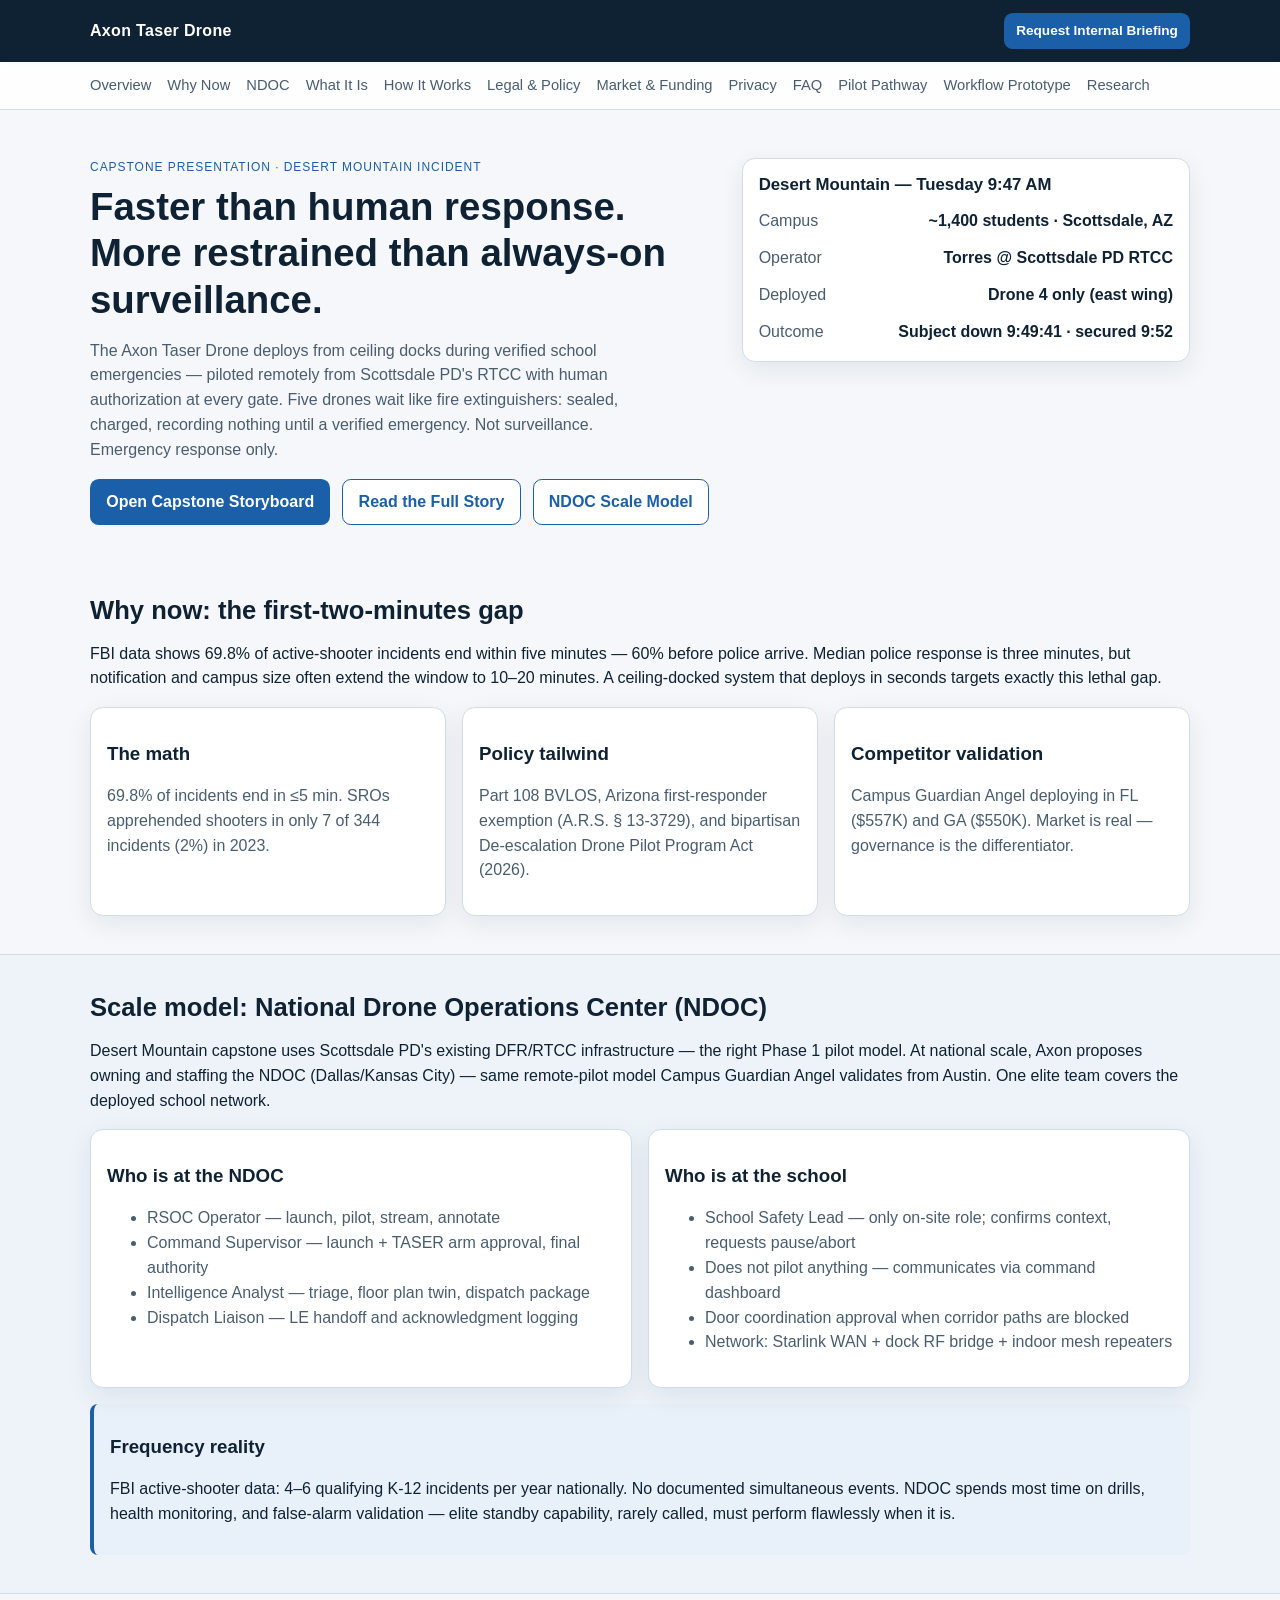
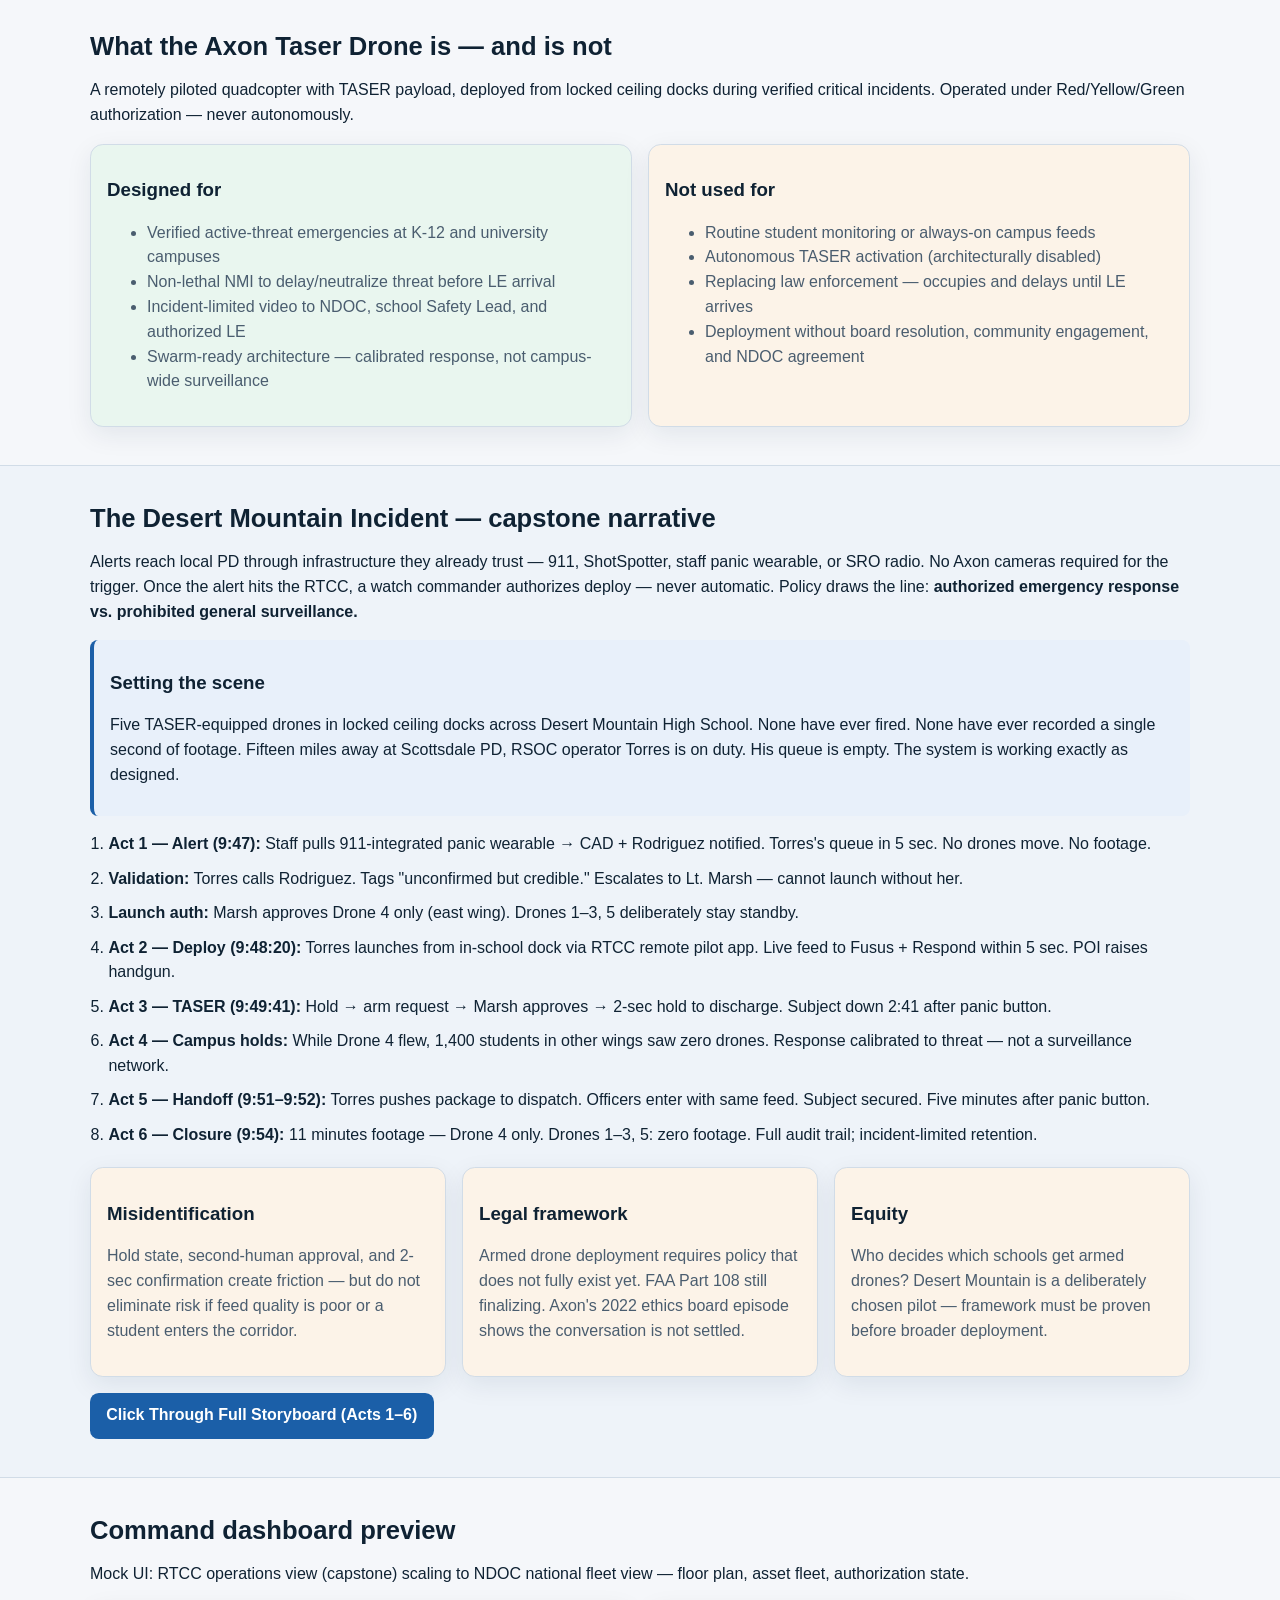
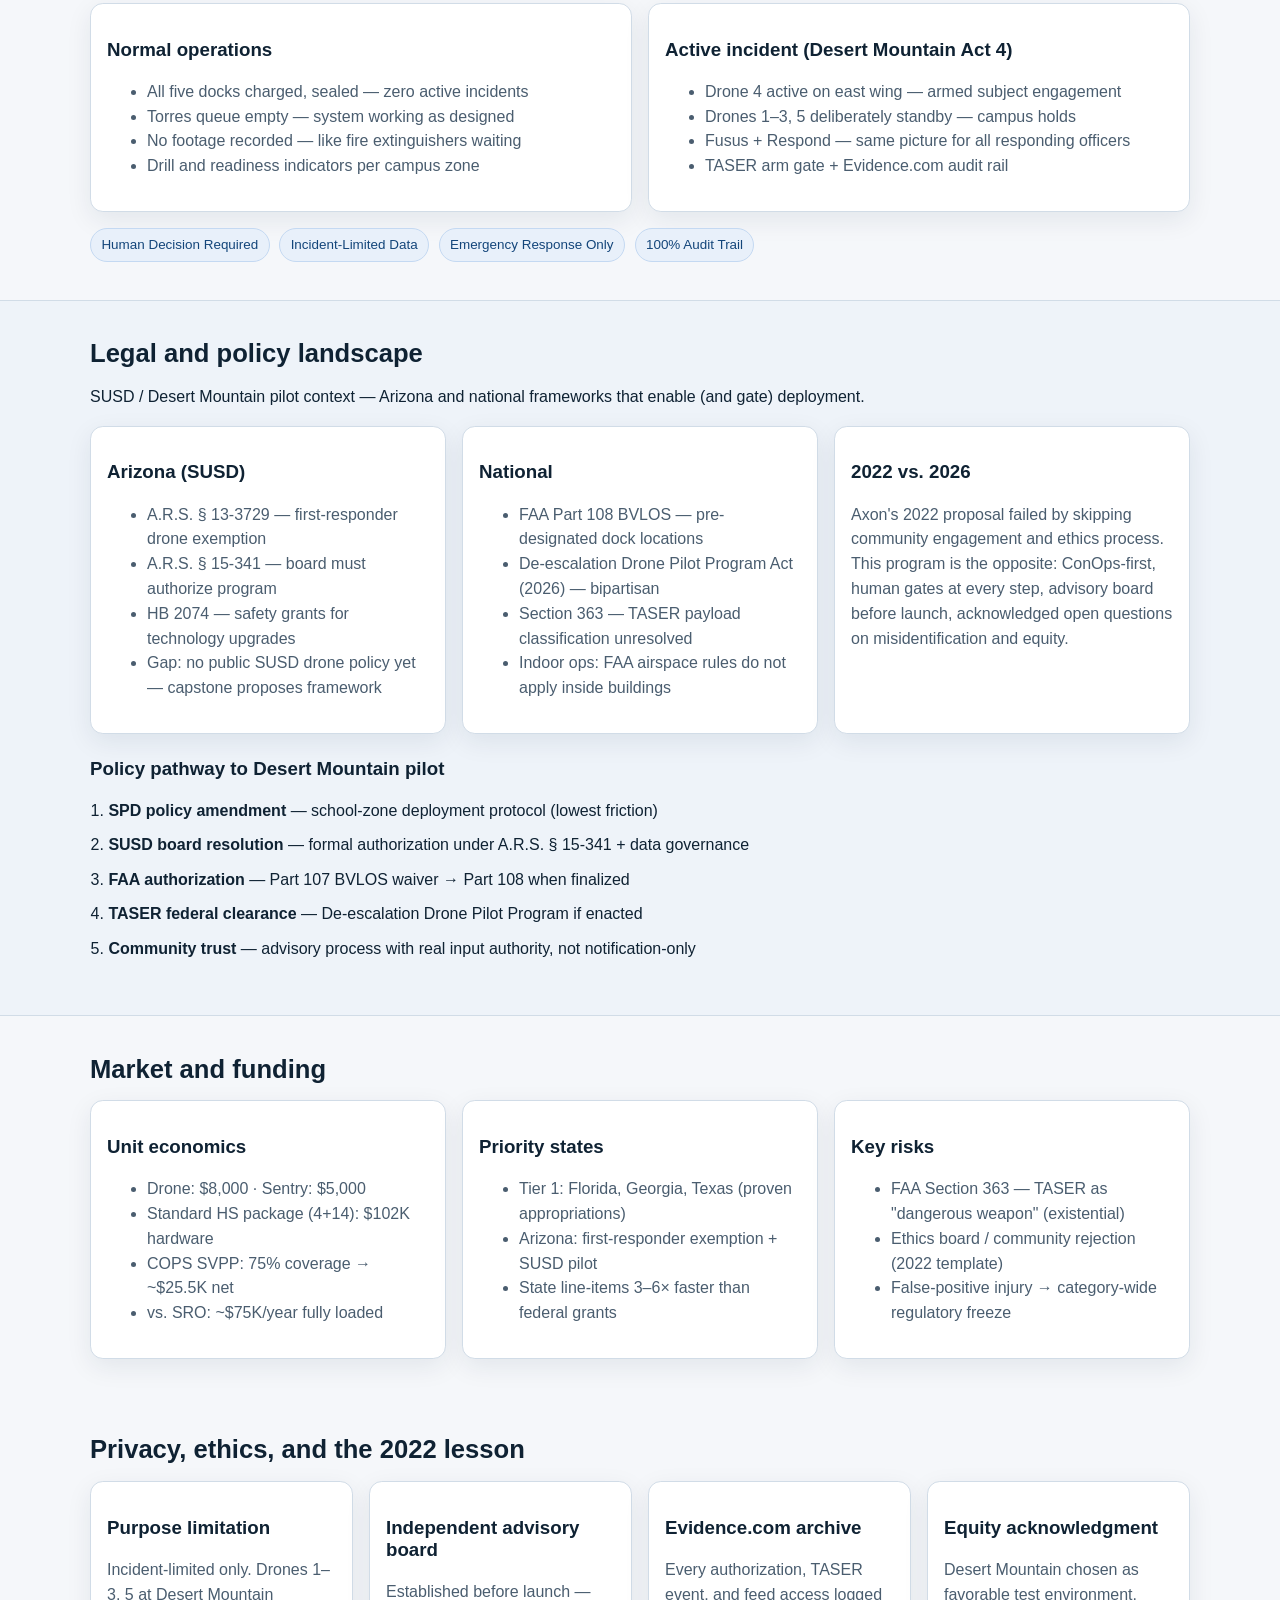
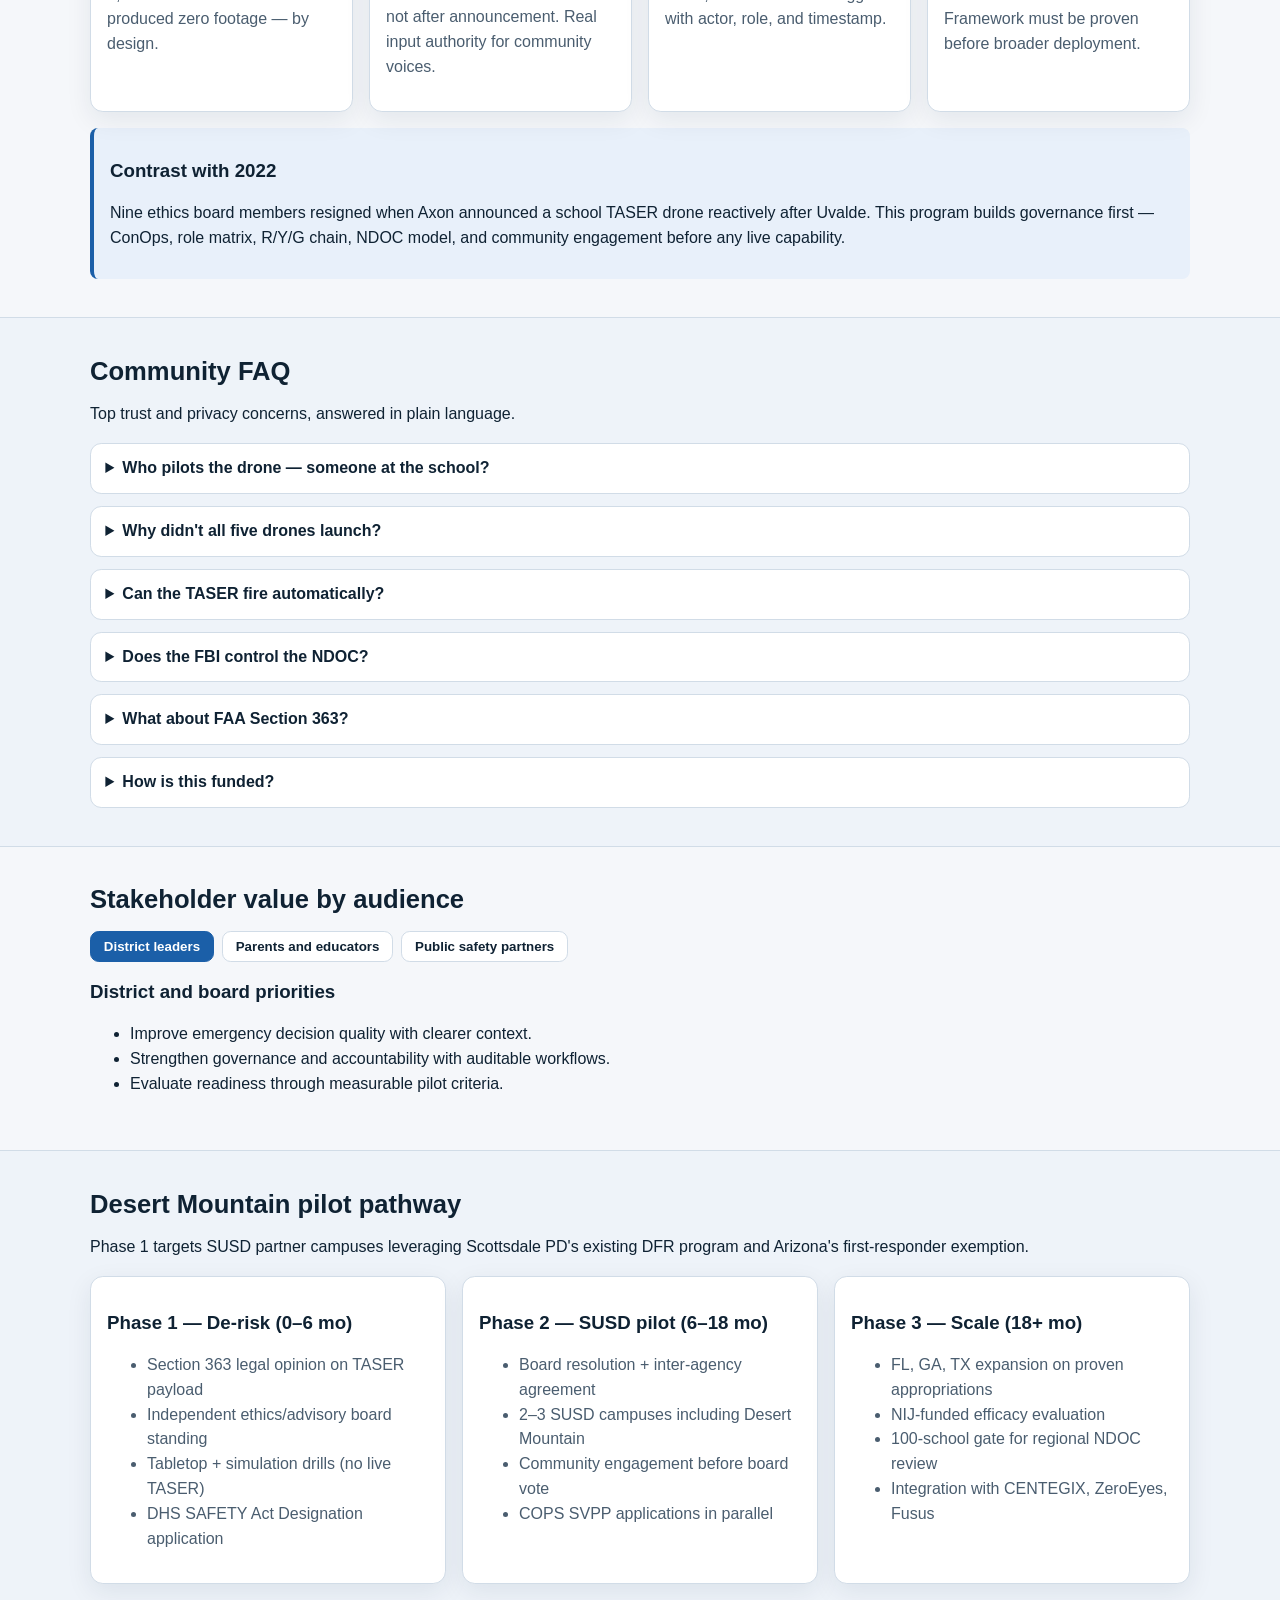
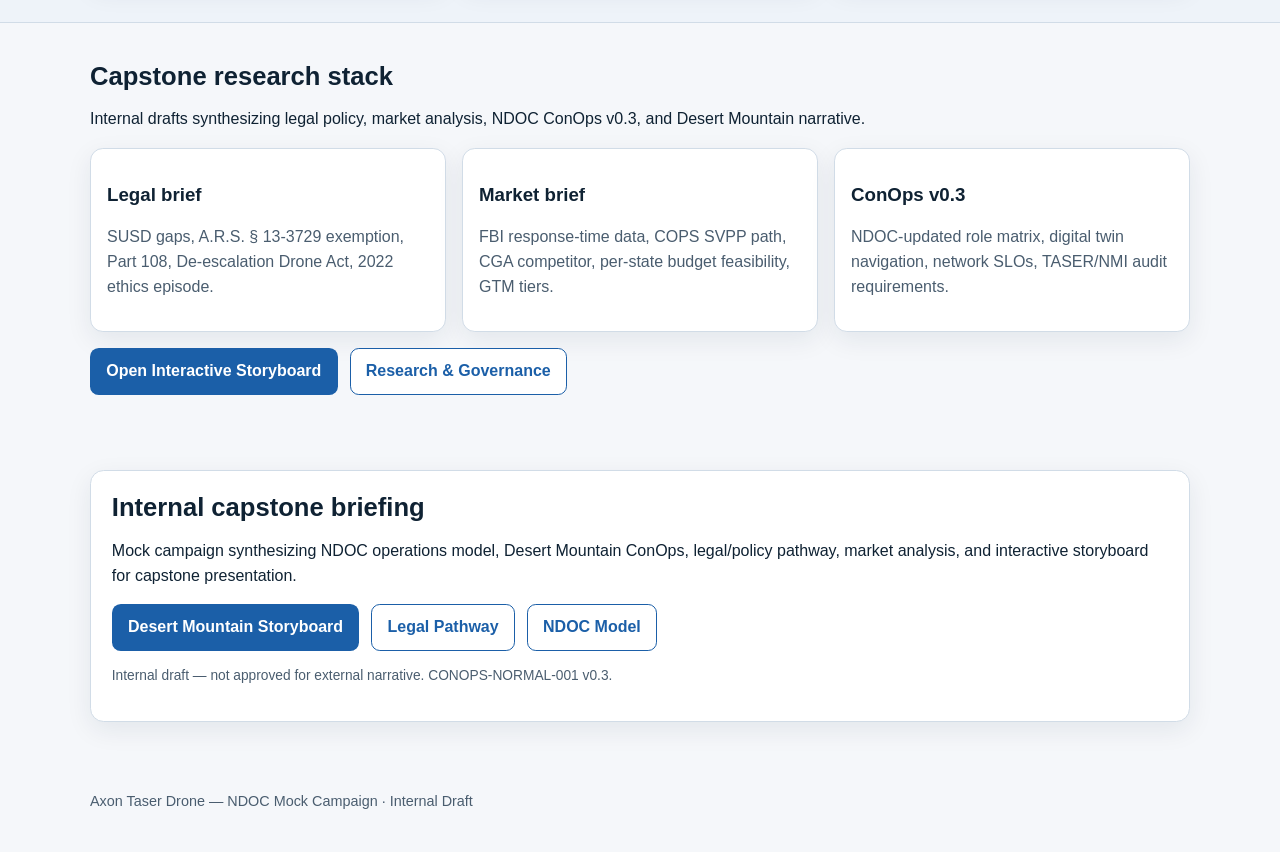
<file: web/index.html>
<!doctype html>
<html lang="en">
  <head>
    <meta charset="UTF-8" />
    <meta name="viewport" content="width=device-width, initial-scale=1.0" />
    <title>Axon Taser Drone | Desert Mountain Capstone — Mock Campaign</title>
    <meta
      name="description"
      content="Mock campaign: Axon Taser Drone operated from the National Drone Operations Center — human-governed school emergency response with Desert Mountain ConOps."
    />
    <link rel="stylesheet" href="./styles.css" />
  </head>
  <body>
    <header class="topbar" id="top">
      <div class="container topbar-inner">
        <p class="brand">Axon Taser Drone</p>
        <a href="#closing-cta" class="btn btn-small">Request Internal Briefing</a>
      </div>
    </header>

    <nav class="section-nav" aria-label="Page sections">
      <div class="container nav-links">
        <a href="#hero">Overview</a>
        <a href="#problem">Why Now</a>
        <a href="#ndoc">NDOC</a>
        <a href="#what-is">What It Is</a>
        <a href="#how-it-works">How It Works</a>
        <a href="#legal">Legal &amp; Policy</a>
        <a href="#market">Market &amp; Funding</a>
        <a href="#privacy">Privacy</a>
        <a href="#faq">FAQ</a>
        <a href="#pilot">Pilot Pathway</a>
        <a href="./school-safety-workflow.html">Workflow Prototype</a>
        <a href="./research-governance.html">Research</a>
      </div>
    </nav>

    <main>
      <section id="hero" class="hero">
        <div class="container hero-grid">
          <div>
            <p class="eyebrow">Capstone Presentation · Desert Mountain Incident</p>
            <h1>Faster than human response. More restrained than always-on surveillance.</h1>
            <p class="lead">
              The Axon Taser Drone deploys from ceiling docks during verified school emergencies — piloted remotely
              from Scottsdale PD's RTCC with human authorization at every gate. Five drones wait like fire extinguishers:
              sealed, charged, recording nothing until a verified emergency. Not surveillance. Emergency response only.
            </p>
            <div class="actions">
              <a class="btn" href="./school-safety-workflow.html">Open Capstone Storyboard</a>
              <a class="btn btn-secondary" href="#how-it-works">Read the Full Story</a>
              <a class="btn btn-secondary" href="#ndoc">NDOC Scale Model</a>
            </div>
          </div>
          <aside class="status-card" aria-label="Incident posture">
            <h2>Desert Mountain — Tuesday 9:47 AM</h2>
            <ul>
              <li><span>Campus</span><strong>~1,400 students · Scottsdale, AZ</strong></li>
              <li><span>Operator</span><strong>Torres @ Scottsdale PD RTCC</strong></li>
              <li><span>Deployed</span><strong>Drone 4 only (east wing)</strong></li>
              <li><span>Outcome</span><strong>Subject down 9:49:41 · secured 9:52</strong></li>
            </ul>
          </aside>
        </div>
      </section>

      <section id="problem" class="section">
        <div class="container">
          <h2>Why now: the first-two-minutes gap</h2>
          <p>
            FBI data shows 69.8% of active-shooter incidents end within five minutes — 60% before police arrive. Median
            police response is three minutes, but notification and campus size often extend the window to 10–20 minutes.
            A ceiling-docked system that deploys in seconds targets exactly this lethal gap.
          </p>
          <div class="cards three-up">
            <article class="card">
              <h3>The math</h3>
              <p>69.8% of incidents end in ≤5 min. SROs apprehended shooters in only 7 of 344 incidents (2%) in 2023.</p>
            </article>
            <article class="card">
              <h3>Policy tailwind</h3>
              <p>Part 108 BVLOS, Arizona first-responder exemption (A.R.S. § 13-3729), and bipartisan De-escalation Drone Pilot Program Act (2026).</p>
            </article>
            <article class="card">
              <h3>Competitor validation</h3>
              <p>Campus Guardian Angel deploying in FL ($557K) and GA ($550K). Market is real — governance is the differentiator.</p>
            </article>
          </div>
        </div>
      </section>

      <section id="ndoc" class="section section-alt">
        <div class="container">
          <h2>Scale model: National Drone Operations Center (NDOC)</h2>
          <p>
            Desert Mountain capstone uses Scottsdale PD's existing DFR/RTCC infrastructure — the right Phase 1 pilot model.
            At national scale, Axon proposes owning and staffing the NDOC (Dallas/Kansas City) — same remote-pilot
            model Campus Guardian Angel validates from Austin. One elite team covers the deployed school network.
          </p>
          <div class="cards two-up">
            <article class="card">
              <h3>Who is at the NDOC</h3>
              <ul>
                <li>RSOC Operator — launch, pilot, stream, annotate</li>
                <li>Command Supervisor — launch + TASER arm approval, final authority</li>
                <li>Intelligence Analyst — triage, floor plan twin, dispatch package</li>
                <li>Dispatch Liaison — LE handoff and acknowledgment logging</li>
              </ul>
            </article>
            <article class="card">
              <h3>Who is at the school</h3>
              <ul>
                <li>School Safety Lead — only on-site role; confirms context, requests pause/abort</li>
                <li>Does not pilot anything — communicates via command dashboard</li>
                <li>Door coordination approval when corridor paths are blocked</li>
                <li>Network: Starlink WAN + dock RF bridge + indoor mesh repeaters</li>
              </ul>
            </article>
          </div>
          <aside class="callout" role="note">
            <h3>Frequency reality</h3>
            <p>
              FBI active-shooter data: 4–6 qualifying K-12 incidents per year nationally. No documented simultaneous
              events. NDOC spends most time on drills, health monitoring, and false-alarm validation — elite standby
              capability, rarely called, must perform flawlessly when it is.
            </p>
          </aside>
        </div>
      </section>

      <section id="what-is" class="section">
        <div class="container">
          <h2>What the Axon Taser Drone is — and is not</h2>
          <p>
            A remotely piloted quadcopter with TASER payload, deployed from locked ceiling docks during verified
            critical incidents. Operated under Red/Yellow/Green authorization — never autonomously.
          </p>
          <div class="cards two-up">
            <article class="card good">
              <h3>Designed for</h3>
              <ul>
                <li>Verified active-threat emergencies at K-12 and university campuses</li>
                <li>Non-lethal NMI to delay/neutralize threat before LE arrival</li>
                <li>Incident-limited video to NDOC, school Safety Lead, and authorized LE</li>
                <li>Swarm-ready architecture — calibrated response, not campus-wide surveillance</li>
              </ul>
            </article>
            <article class="card caution">
              <h3>Not used for</h3>
              <ul>
                <li>Routine student monitoring or always-on campus feeds</li>
                <li>Autonomous TASER activation (architecturally disabled)</li>
                <li>Replacing law enforcement — occupies and delays until LE arrives</li>
                <li>Deployment without board resolution, community engagement, and NDOC agreement</li>
              </ul>
            </article>
          </div>
        </div>
      </section>

      <section id="how-it-works" class="section section-alt">
        <div class="container">
          <h2>The Desert Mountain Incident — capstone narrative</h2>
          <p>
            Alerts reach local PD through infrastructure they already trust — 911, ShotSpotter, staff panic wearable, or
            SRO radio. No Axon cameras required for the trigger. Once the alert hits the RTCC, a watch commander
            authorizes deploy — never automatic. Policy draws the line: <strong>authorized emergency response vs.
            prohibited general surveillance.</strong>
          </p>
          <aside class="callout" role="note">
            <h3>Setting the scene</h3>
            <p>
              Five TASER-equipped drones in locked ceiling docks across Desert Mountain High School. None have ever
              fired. None have ever recorded a single second of footage. Fifteen miles away at Scottsdale PD, RSOC
              operator Torres is on duty. His queue is empty. The system is working exactly as designed.
            </p>
          </aside>
          <ol class="timeline">
            <li><strong>Act 1 — Alert (9:47):</strong> Staff pulls 911-integrated panic wearable → CAD + Rodriguez notified. Torres's queue in 5 sec. No drones move. No footage.</li>
            <li><strong>Validation:</strong> Torres calls Rodriguez. Tags "unconfirmed but credible." Escalates to Lt. Marsh — cannot launch without her.</li>
            <li><strong>Launch auth:</strong> Marsh approves Drone 4 only (east wing). Drones 1–3, 5 deliberately stay standby.</li>
            <li><strong>Act 2 — Deploy (9:48:20):</strong> Torres launches from in-school dock via RTCC remote pilot app. Live feed to Fusus + Respond within 5 sec. POI raises handgun.</li>
            <li><strong>Act 3 — TASER (9:49:41):</strong> Hold → arm request → Marsh approves → 2-sec hold to discharge. Subject down 2:41 after panic button.</li>
            <li><strong>Act 4 — Campus holds:</strong> While Drone 4 flew, 1,400 students in other wings saw zero drones. Response calibrated to threat — not a surveillance network.</li>
            <li><strong>Act 5 — Handoff (9:51–9:52):</strong> Torres pushes package to dispatch. Officers enter with same feed. Subject secured. Five minutes after panic button.</li>
            <li><strong>Act 6 — Closure (9:54):</strong> 11 minutes footage — Drone 4 only. Drones 1–3, 5: zero footage. Full audit trail; incident-limited retention.</li>
          </ol>
          <div class="cards three-up" style="margin-top:1.25rem">
            <article class="card caution">
              <h3>Misidentification</h3>
              <p>Hold state, second-human approval, and 2-sec confirmation create friction — but do not eliminate risk if feed quality is poor or a student enters the corridor.</p>
            </article>
            <article class="card caution">
              <h3>Legal framework</h3>
              <p>Armed drone deployment requires policy that does not fully exist yet. FAA Part 108 still finalizing. Axon's 2022 ethics board episode shows the conversation is not settled.</p>
            </article>
            <article class="card caution">
              <h3>Equity</h3>
              <p>Who decides which schools get armed drones? Desert Mountain is a deliberately chosen pilot — framework must be proven before broader deployment.</p>
            </article>
          </div>
          <div class="actions">
            <a class="btn" href="./school-safety-workflow.html">Click Through Full Storyboard (Acts 1–6)</a>
          </div>
        </div>
      </section>

      <section id="dashboard" class="section">
        <div class="container">
          <h2>Command dashboard preview</h2>
          <p>Mock UI: RTCC operations view (capstone) scaling to NDOC national fleet view — floor plan, asset fleet, authorization state.</p>
          <div class="cards two-up">
            <article class="card">
              <h3>Normal operations</h3>
              <ul>
                <li>All five docks charged, sealed — zero active incidents</li>
                <li>Torres queue empty — system working as designed</li>
                <li>No footage recorded — like fire extinguishers waiting</li>
                <li>Drill and readiness indicators per campus zone</li>
              </ul>
            </article>
            <article class="card">
              <h3>Active incident (Desert Mountain Act 4)</h3>
              <ul>
                <li>Drone 4 active on east wing — armed subject engagement</li>
                <li>Drones 1–3, 5 deliberately standby — campus holds</li>
                <li>Fusus + Respond — same picture for all responding officers</li>
                <li>TASER arm gate + Evidence.com audit rail</li>
              </ul>
            </article>
          </div>
          <div class="badges" aria-label="Governance badges">
            <span>Human Decision Required</span>
            <span>Incident-Limited Data</span>
            <span>Emergency Response Only</span>
            <span>100% Audit Trail</span>
          </div>
        </div>
      </section>

      <section id="legal" class="section section-alt">
        <div class="container">
          <h2>Legal and policy landscape</h2>
          <p>SUSD / Desert Mountain pilot context — Arizona and national frameworks that enable (and gate) deployment.</p>
          <div class="cards three-up">
            <article class="card">
              <h3>Arizona (SUSD)</h3>
              <ul>
                <li>A.R.S. § 13-3729 — first-responder drone exemption</li>
                <li>A.R.S. § 15-341 — board must authorize program</li>
                <li>HB 2074 — safety grants for technology upgrades</li>
                <li>Gap: no public SUSD drone policy yet — capstone proposes framework</li>
              </ul>
            </article>
            <article class="card">
              <h3>National</h3>
              <ul>
                <li>FAA Part 108 BVLOS — pre-designated dock locations</li>
                <li>De-escalation Drone Pilot Program Act (2026) — bipartisan</li>
                <li>Section 363 — TASER payload classification unresolved</li>
                <li>Indoor ops: FAA airspace rules do not apply inside buildings</li>
              </ul>
            </article>
            <article class="card">
              <h3>2022 vs. 2026</h3>
              <p>
                Axon's 2022 proposal failed by skipping community engagement and ethics process. This program is the
                opposite: ConOps-first, human gates at every step, advisory board before launch, acknowledged open
                questions on misidentification and equity.
              </p>
            </article>
          </div>
          <h3 style="margin-top:1.5rem">Policy pathway to Desert Mountain pilot</h3>
          <ol class="timeline">
            <li><strong>SPD policy amendment</strong> — school-zone deployment protocol (lowest friction)</li>
            <li><strong>SUSD board resolution</strong> — formal authorization under A.R.S. § 15-341 + data governance</li>
            <li><strong>FAA authorization</strong> — Part 107 BVLOS waiver → Part 108 when finalized</li>
            <li><strong>TASER federal clearance</strong> — De-escalation Drone Pilot Program if enacted</li>
            <li><strong>Community trust</strong> — advisory process with real input authority, not notification-only</li>
          </ol>
        </div>
      </section>

      <section id="market" class="section">
        <div class="container">
          <h2>Market and funding</h2>
          <div class="cards three-up">
            <article class="card">
              <h3>Unit economics</h3>
              <ul>
                <li>Drone: $8,000 · Sentry: $5,000</li>
                <li>Standard HS package (4+14): $102K hardware</li>
                <li>COPS SVPP: 75% coverage → ~$25.5K net</li>
                <li>vs. SRO: ~$75K/year fully loaded</li>
              </ul>
            </article>
            <article class="card">
              <h3>Priority states</h3>
              <ul>
                <li>Tier 1: Florida, Georgia, Texas (proven appropriations)</li>
                <li>Arizona: first-responder exemption + SUSD pilot</li>
                <li>State line-items 3–6× faster than federal grants</li>
              </ul>
            </article>
            <article class="card">
              <h3>Key risks</h3>
              <ul>
                <li>FAA Section 363 — TASER as "dangerous weapon" (existential)</li>
                <li>Ethics board / community rejection (2022 template)</li>
                <li>False-positive injury → category-wide regulatory freeze</li>
              </ul>
            </article>
          </div>
        </div>
      </section>

      <section id="privacy" class="section">
        <div class="container">
          <h2>Privacy, ethics, and the 2022 lesson</h2>
          <div class="cards four-up">
            <article class="card">
              <h3>Purpose limitation</h3>
              <p>Incident-limited only. Drones 1–3, 5 at Desert Mountain produced zero footage — by design.</p>
            </article>
            <article class="card">
              <h3>Independent advisory board</h3>
              <p>Established before launch — not after announcement. Real input authority for community voices.</p>
            </article>
            <article class="card">
              <h3>Evidence.com archive</h3>
              <p>Every authorization, TASER event, and feed access logged with actor, role, and timestamp.</p>
            </article>
            <article class="card">
              <h3>Equity acknowledgment</h3>
              <p>Desert Mountain chosen as favorable test environment. Framework must be proven before broader deployment.</p>
            </article>
          </div>
          <aside class="callout" role="note">
            <h3>Contrast with 2022</h3>
            <p>
              Nine ethics board members resigned when Axon announced a school TASER drone reactively after Uvalde.
              This program builds governance first — ConOps, role matrix, R/Y/G chain, NDOC model, and community
              engagement before any live capability.
            </p>
          </aside>
        </div>
      </section>

      <section id="faq" class="section section-alt">
        <div class="container">
          <h2>Community FAQ</h2>
          <p>Top trust and privacy concerns, answered in plain language.</p>

          <div class="faq-list">
            <details>
              <summary>Who pilots the drone — someone at the school?</summary>
              <p>No. In the Desert Mountain capstone, a trained RSOC operator at Scottsdale PD's RTCC pilots remotely from the in-school dock. Rodriguez (Safety Lead) confirms context on-site but does not fly. At national scale, Axon proposes the same model from the NDOC.</p>
            </details>
            <details>
              <summary>Why didn't all five drones launch?</summary>
              <p>Act 4 of the capstone story: Marsh deliberately authorized only Drone 4 for the east wing threat. The other 1,400 students saw zero drones overhead. Response is calibrated to threat — not campus-wide surveillance.</p>
            </details>
            <details>
              <summary>Can the TASER fire automatically?</summary>
              <p>Never. Red/Yellow/Green chain requires operator request, supervisor approval, and a 2-second hold to discharge.</p>
            </details>
            <details>
              <summary>Does the FBI control the NDOC?</summary>
              <p>No. Axon operates the NDOC as a managed service. LE receives handoff packages and retains field command on-scene.</p>
            </details>
            <details>
              <summary>What about FAA Section 363?</summary>
              <p>TASER payload classification as a "dangerous weapon" is unresolved. No deployment proceeds without legal basis. Indoor ops are outside FAA airspace jurisdiction.</p>
            </details>
            <details>
              <summary>How is this funded?</summary>
              <p>COPS SVPP (75% coverage), Arizona HB 2074 technology grants, and state line-item appropriations. Standard HS package nets to ~$25.5K after SVPP.</p>
            </details>
          </div>
        </div>
      </section>

      <section id="stakeholders" class="section">
        <div class="container">
          <h2>Stakeholder value by audience</h2>
          <div class="tabs" role="tablist" aria-label="Stakeholder perspectives">
            <button class="tab is-active" data-tab="district" role="tab" aria-selected="true">District leaders</button>
            <button class="tab" data-tab="community" role="tab" aria-selected="false">Parents and educators</button>
            <button class="tab" data-tab="public-safety" role="tab" aria-selected="false">Public safety partners</button>
          </div>

          <div class="tab-panels">
            <article class="tab-panel is-active" data-panel="district" role="tabpanel">
              <h3>District and board priorities</h3>
              <ul>
                <li>Improve emergency decision quality with clearer context.</li>
                <li>Strengthen governance and accountability with auditable workflows.</li>
                <li>Evaluate readiness through measurable pilot criteria.</li>
              </ul>
            </article>
            <article class="tab-panel" data-panel="community" role="tabpanel">
              <h3>Parent and educator priorities</h3>
              <ul>
                <li>Incident-limited use with explicit non-surveillance boundaries.</li>
                <li>Transparency on who can access data and why.</li>
                <li>Clear policy protections for privacy and retention limits.</li>
              </ul>
            </article>
            <article class="tab-panel" data-panel="public-safety" role="tabpanel">
              <h3>Public safety and response priorities</h3>
              <ul>
                <li>Faster visibility before arrival for safer tactical decisions.</li>
                <li>Structured dispatch hand-offs with confidence indicators.</li>
                <li>Shared after-action timeline for continuous improvement.</li>
              </ul>
            </article>
          </div>
        </div>
      </section>

      <section id="pilot" class="section section-alt">
        <div class="container">
          <h2>Desert Mountain pilot pathway</h2>
          <p>Phase 1 targets SUSD partner campuses leveraging Scottsdale PD's existing DFR program and Arizona's first-responder exemption.</p>
          <div class="cards three-up">
            <article class="card">
              <h3>Phase 1 — De-risk (0–6 mo)</h3>
              <ul>
                <li>Section 363 legal opinion on TASER payload</li>
                <li>Independent ethics/advisory board standing</li>
                <li>Tabletop + simulation drills (no live TASER)</li>
                <li>DHS SAFETY Act Designation application</li>
              </ul>
            </article>
            <article class="card">
              <h3>Phase 2 — SUSD pilot (6–18 mo)</h3>
              <ul>
                <li>Board resolution + inter-agency agreement</li>
                <li>2–3 SUSD campuses including Desert Mountain</li>
                <li>Community engagement before board vote</li>
                <li>COPS SVPP applications in parallel</li>
              </ul>
            </article>
            <article class="card">
              <h3>Phase 3 — Scale (18+ mo)</h3>
              <ul>
                <li>FL, GA, TX expansion on proven appropriations</li>
                <li>NIJ-funded efficacy evaluation</li>
                <li>100-school gate for regional NDOC review</li>
                <li>Integration with CENTEGIX, ZeroEyes, Fusus</li>
              </ul>
            </article>
          </div>
        </div>
      </section>

      <section id="research-summary" class="section">
        <div class="container">
          <h2>Capstone research stack</h2>
          <p>Internal drafts synthesizing legal policy, market analysis, NDOC ConOps v0.3, and Desert Mountain narrative.</p>
          <div class="cards three-up">
            <article class="card">
              <h3>Legal brief</h3>
              <p>SUSD gaps, A.R.S. § 13-3729 exemption, Part 108, De-escalation Drone Act, 2022 ethics episode.</p>
            </article>
            <article class="card">
              <h3>Market brief</h3>
              <p>FBI response-time data, COPS SVPP path, CGA competitor, per-state budget feasibility, GTM tiers.</p>
            </article>
            <article class="card">
              <h3>ConOps v0.3</h3>
              <p>NDOC-updated role matrix, digital twin navigation, network SLOs, TASER/NMI audit requirements.</p>
            </article>
          </div>
          <div class="actions">
            <a class="btn" href="./school-safety-workflow.html">Open Interactive Storyboard</a>
            <a class="btn btn-secondary" href="./research-governance.html">Research &amp; Governance</a>
          </div>
        </div>
      </section>

      <section id="closing-cta" class="section">
        <div class="container cta-panel">
          <h2>Internal capstone briefing</h2>
          <p>
            Mock campaign synthesizing NDOC operations model, Desert Mountain ConOps, legal/policy pathway, market
            analysis, and interactive storyboard for capstone presentation.
          </p>
          <div class="actions">
            <a class="btn" href="./school-safety-workflow.html">Desert Mountain Storyboard</a>
            <a class="btn btn-secondary" href="#legal">Legal Pathway</a>
            <a class="btn btn-secondary" href="#ndoc">NDOC Model</a>
          </div>
          <p class="small-note">Internal draft — not approved for external narrative. CONOPS-NORMAL-001 v0.3.</p>
        </div>
      </section>
    </main>

    <footer class="footer">
      <div class="container">
        <p>Axon Taser Drone — NDOC Mock Campaign · Internal Draft</p>
      </div>
    </footer>

    <script src="./script.js"></script>
  </body>
</html>
</file>
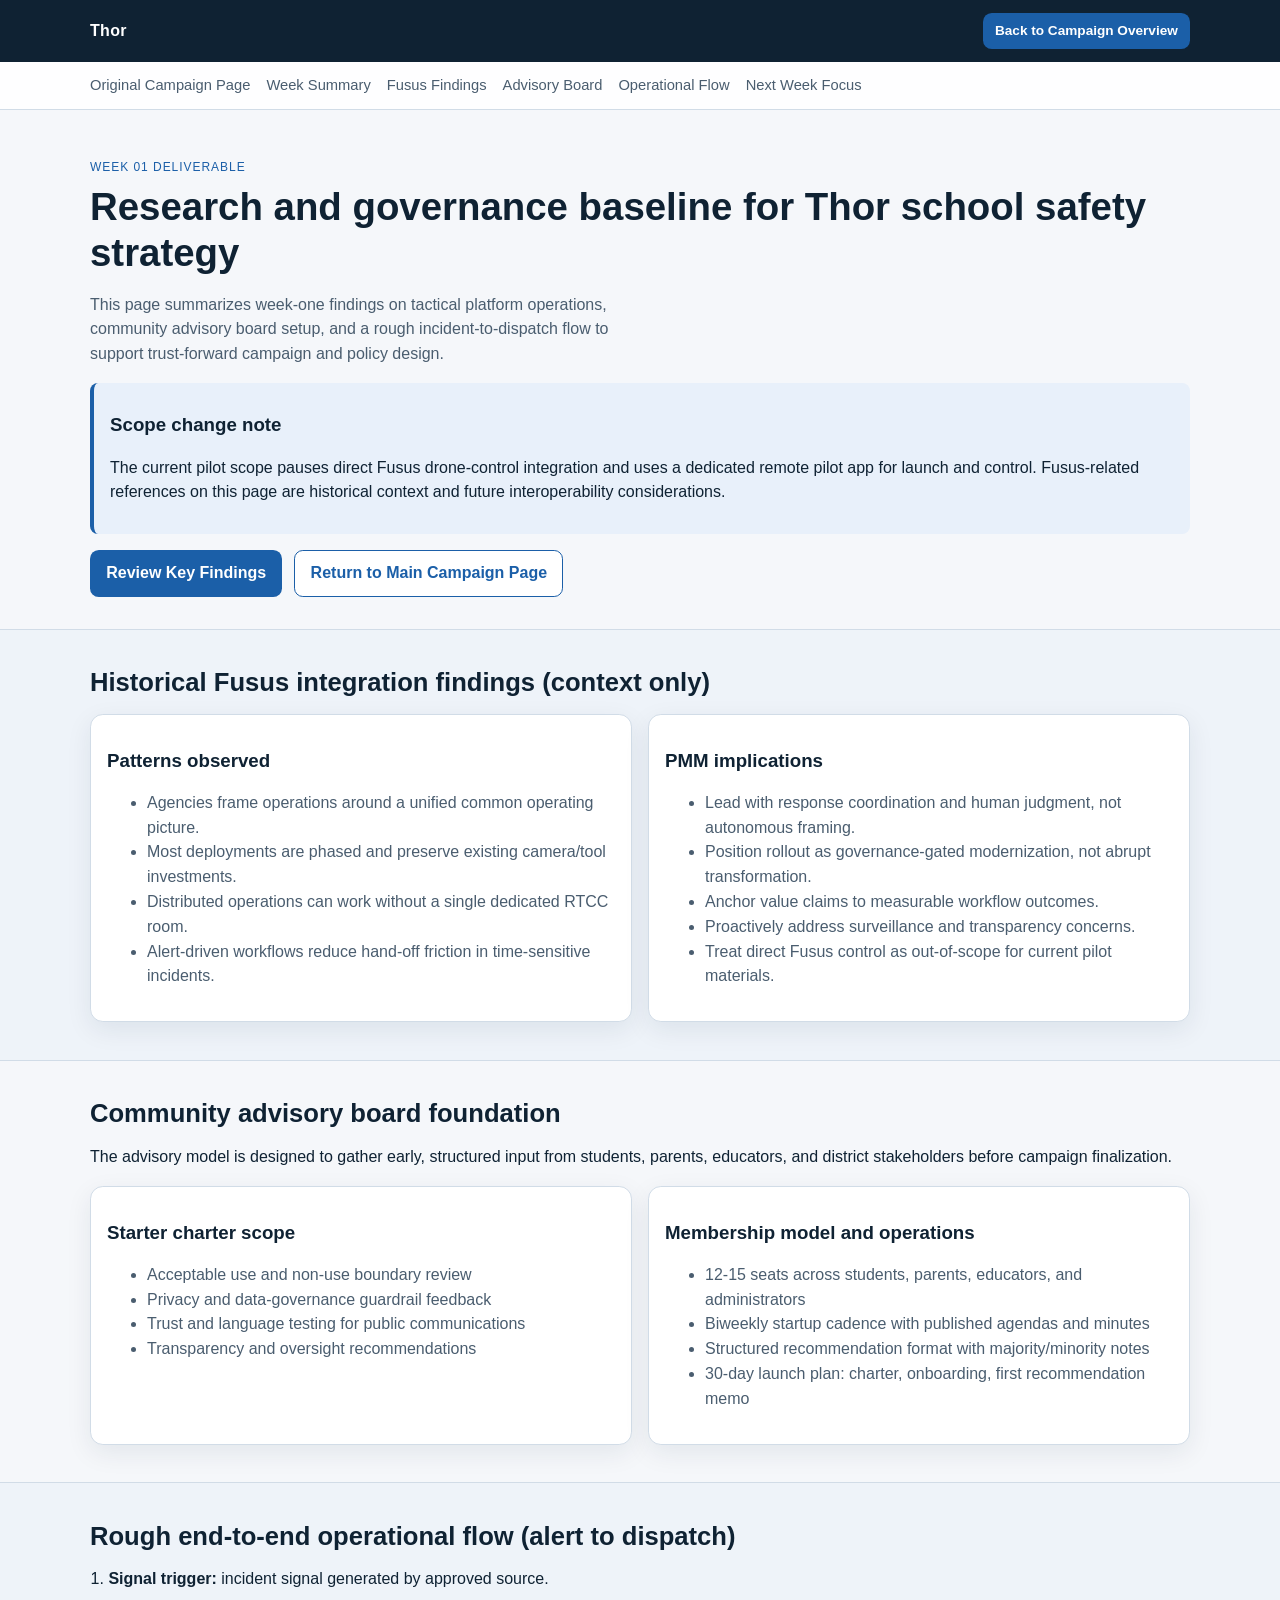
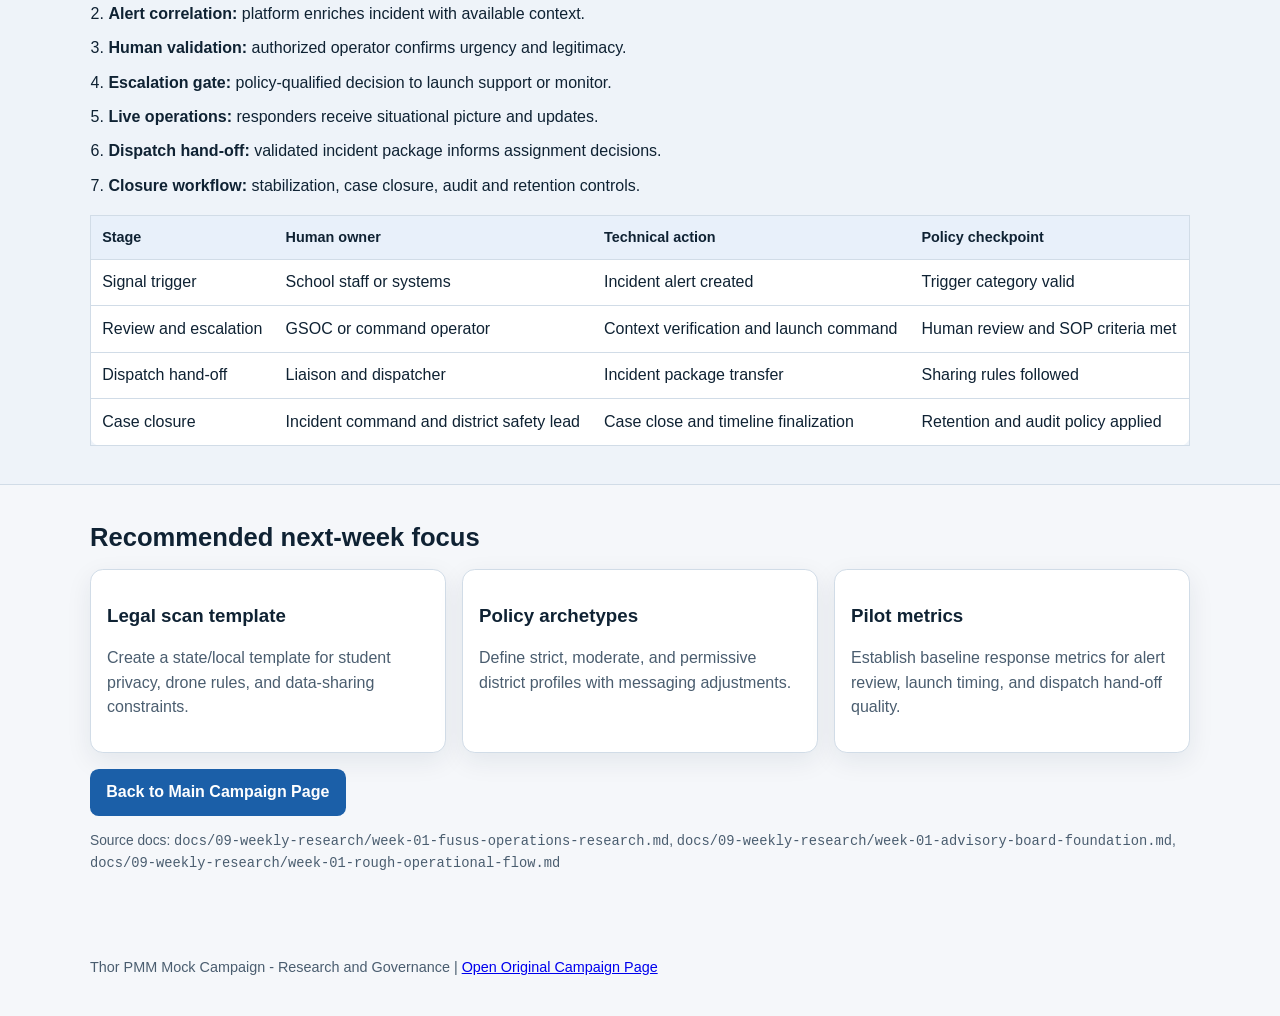
<file: web/research-governance.html>
<!doctype html>
<html lang="en">
  <head>
    <meta charset="UTF-8" />
    <meta name="viewport" content="width=device-width, initial-scale=1.0" />
    <title>Thor | Research and Governance</title>
    <meta
      name="description"
      content="Week 01 research and governance findings for the Thor PMM mock campaign."
    />
    <link rel="stylesheet" href="./styles.css" />
  </head>
  <body>
    <header class="topbar" id="top">
      <div class="container topbar-inner">
        <p class="brand">Thor</p>
        <a href="./index.html" class="btn btn-small">Back to Campaign Overview</a>
      </div>
    </header>

    <nav class="section-nav" aria-label="Research page sections">
      <div class="container nav-links">
        <a href="./index.html">Original Campaign Page</a>
        <a href="#summary">Week Summary</a>
        <a href="#fusus-findings">Fusus Findings</a>
        <a href="#advisory-framework">Advisory Board</a>
        <a href="#operational-flow">Operational Flow</a>
        <a href="#next-week">Next Week Focus</a>
      </div>
    </nav>

    <main>
      <section id="summary" class="hero">
        <div class="container">
          <p class="eyebrow">Week 01 Deliverable</p>
          <h1>Research and governance baseline for Thor school safety strategy</h1>
          <p class="lead">
            This page summarizes week-one findings on tactical platform operations, community advisory board setup, and
            a rough incident-to-dispatch flow to support trust-forward campaign and policy design.
          </p>
          <aside class="callout" role="note">
            <h3>Scope change note</h3>
            <p>
              The current pilot scope pauses direct Fusus drone-control integration and uses a dedicated remote pilot
              app for launch and control. Fusus-related references on this page are historical context and future
              interoperability considerations.
            </p>
          </aside>
          <div class="actions">
            <a class="btn" href="#fusus-findings">Review Key Findings</a>
            <a class="btn btn-secondary" href="./index.html">Return to Main Campaign Page</a>
          </div>
        </div>
      </section>

      <section id="fusus-findings" class="section section-alt">
        <div class="container">
          <h2>Historical Fusus integration findings (context only)</h2>
          <div class="cards two-up">
            <article class="card">
              <h3>Patterns observed</h3>
              <ul>
                <li>Agencies frame operations around a unified common operating picture.</li>
                <li>Most deployments are phased and preserve existing camera/tool investments.</li>
                <li>Distributed operations can work without a single dedicated RTCC room.</li>
                <li>Alert-driven workflows reduce hand-off friction in time-sensitive incidents.</li>
              </ul>
            </article>
            <article class="card">
              <h3>PMM implications</h3>
              <ul>
                <li>Lead with response coordination and human judgment, not autonomous framing.</li>
                <li>Position rollout as governance-gated modernization, not abrupt transformation.</li>
                <li>Anchor value claims to measurable workflow outcomes.</li>
                <li>Proactively address surveillance and transparency concerns.</li>
                <li>Treat direct Fusus control as out-of-scope for current pilot materials.</li>
              </ul>
            </article>
          </div>
        </div>
      </section>

      <section id="advisory-framework" class="section">
        <div class="container">
          <h2>Community advisory board foundation</h2>
          <p>
            The advisory model is designed to gather early, structured input from students, parents, educators, and
            district stakeholders before campaign finalization.
          </p>
          <div class="cards two-up">
            <article class="card">
              <h3>Starter charter scope</h3>
              <ul>
                <li>Acceptable use and non-use boundary review</li>
                <li>Privacy and data-governance guardrail feedback</li>
                <li>Trust and language testing for public communications</li>
                <li>Transparency and oversight recommendations</li>
              </ul>
            </article>
            <article class="card">
              <h3>Membership model and operations</h3>
              <ul>
                <li>12-15 seats across students, parents, educators, and administrators</li>
                <li>Biweekly startup cadence with published agendas and minutes</li>
                <li>Structured recommendation format with majority/minority notes</li>
                <li>30-day launch plan: charter, onboarding, first recommendation memo</li>
              </ul>
            </article>
          </div>
        </div>
      </section>

      <section id="operational-flow" class="section section-alt">
        <div class="container">
          <h2>Rough end-to-end operational flow (alert to dispatch)</h2>
          <ol class="timeline">
            <li><strong>Signal trigger:</strong> incident signal generated by approved source.</li>
            <li><strong>Alert correlation:</strong> platform enriches incident with available context.</li>
            <li><strong>Human validation:</strong> authorized operator confirms urgency and legitimacy.</li>
            <li><strong>Escalation gate:</strong> policy-qualified decision to launch support or monitor.</li>
            <li><strong>Live operations:</strong> responders receive situational picture and updates.</li>
            <li><strong>Dispatch hand-off:</strong> validated incident package informs assignment decisions.</li>
            <li><strong>Closure workflow:</strong> stabilization, case closure, audit and retention controls.</li>
          </ol>
          <div class="table-wrap">
            <table>
              <thead>
                <tr>
                  <th>Stage</th>
                  <th>Human owner</th>
                  <th>Technical action</th>
                  <th>Policy checkpoint</th>
                </tr>
              </thead>
              <tbody>
                <tr>
                  <td>Signal trigger</td>
                  <td>School staff or systems</td>
                  <td>Incident alert created</td>
                  <td>Trigger category valid</td>
                </tr>
                <tr>
                  <td>Review and escalation</td>
                  <td>GSOC or command operator</td>
                  <td>Context verification and launch command</td>
                  <td>Human review and SOP criteria met</td>
                </tr>
                <tr>
                  <td>Dispatch hand-off</td>
                  <td>Liaison and dispatcher</td>
                  <td>Incident package transfer</td>
                  <td>Sharing rules followed</td>
                </tr>
                <tr>
                  <td>Case closure</td>
                  <td>Incident command and district safety lead</td>
                  <td>Case close and timeline finalization</td>
                  <td>Retention and audit policy applied</td>
                </tr>
              </tbody>
            </table>
          </div>
        </div>
      </section>

      <section id="next-week" class="section">
        <div class="container">
          <h2>Recommended next-week focus</h2>
          <div class="cards three-up">
            <article class="card">
              <h3>Legal scan template</h3>
              <p>Create a state/local template for student privacy, drone rules, and data-sharing constraints.</p>
            </article>
            <article class="card">
              <h3>Policy archetypes</h3>
              <p>Define strict, moderate, and permissive district profiles with messaging adjustments.</p>
            </article>
            <article class="card">
              <h3>Pilot metrics</h3>
              <p>Establish baseline response metrics for alert review, launch timing, and dispatch hand-off quality.</p>
            </article>
          </div>
          <div class="actions">
            <a class="btn" href="./index.html">Back to Main Campaign Page</a>
          </div>
          <p class="small-note">
            Source docs: <code>docs/09-weekly-research/week-01-fusus-operations-research.md</code>,
            <code>docs/09-weekly-research/week-01-advisory-board-foundation.md</code>,
            <code>docs/09-weekly-research/week-01-rough-operational-flow.md</code>
          </p>
        </div>
      </section>
    </main>

    <footer class="footer">
      <div class="container">
        <p>
          Thor PMM Mock Campaign - Research and Governance |
          <a href="./index.html">Open Original Campaign Page</a>
        </p>
      </div>
    </footer>
  </body>
</html>
</file>
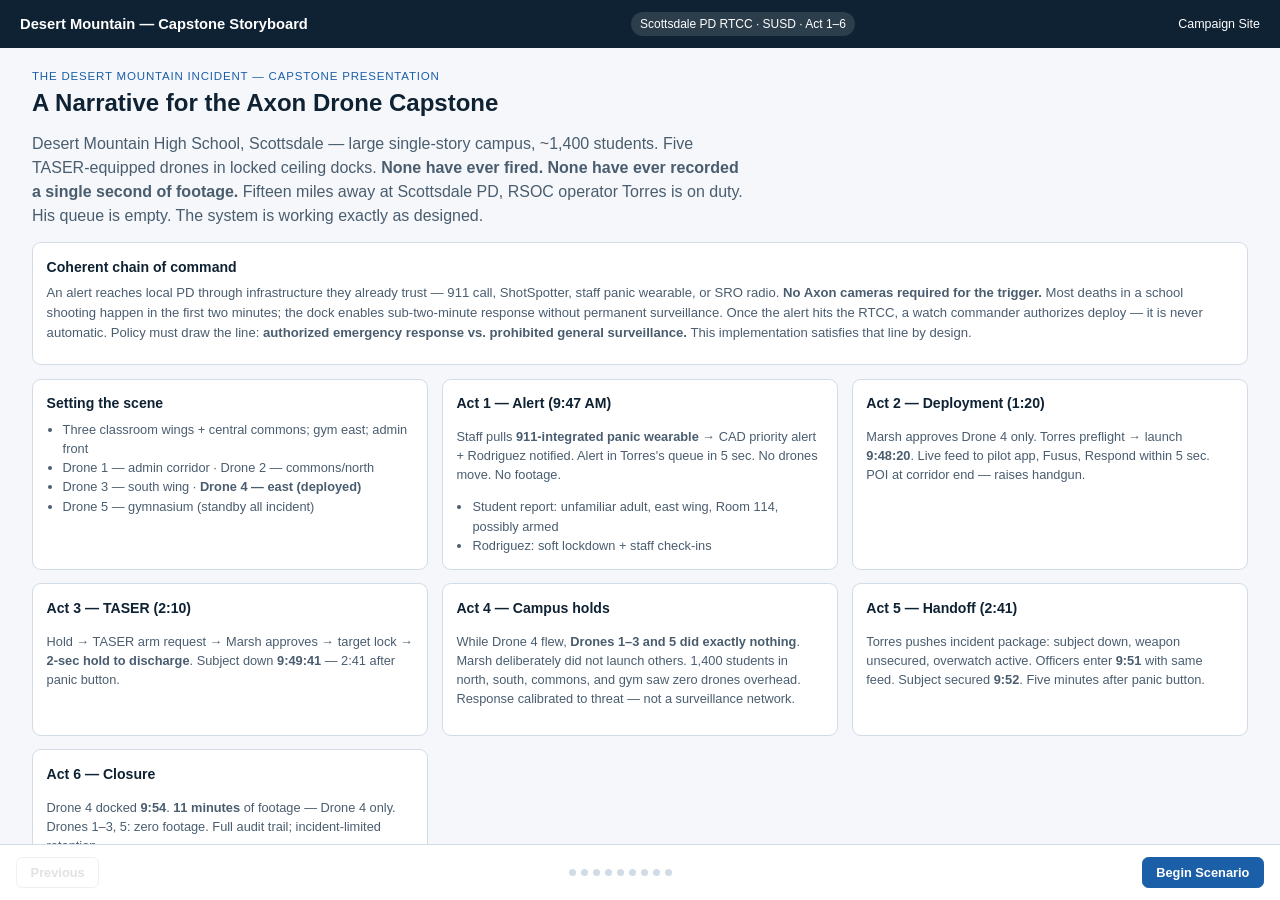
<file: web/school-safety-workflow.html>
<!doctype html>
<html lang="en">
  <head>
    <meta charset="UTF-8" />
    <meta name="viewport" content="width=device-width, initial-scale=1.0" />
    <title>Desert Mountain Capstone — Interactive Storyboard</title>
    <link rel="stylesheet" href="./workflow.css" />
  </head>
  <body>
    <div class="workflow-app">
      <header class="workflow-topbar">
        <p class="brand">Desert Mountain — Capstone Storyboard</p>
        <span class="scenario-tag">Scottsdale PD RTCC · SUSD · Act 1–6</span>
        <a href="./index.html" style="color: #fff; font-size: 0.78rem; text-decoration: none">Campaign Site</a>
      </header>

      <div class="workflow-body no-sidebar">
        <aside class="step-sidebar hidden" aria-label="Workflow steps">
          <h2>Workflow Stages</h2>
          <ul class="step-list">
            <li><button class="step-btn" data-step-nav="0" type="button"><span class="step-num">0</span><span class="step-label">Overview</span><span class="step-actor">Desert Mountain story</span></button></li>
            <li><button class="step-btn" data-step-nav="1" type="button"><span class="step-num">1</span><span class="step-label">Act 1 — Alert</span><span class="step-actor">911 → SPD RTCC</span></button></li>
            <li><button class="step-btn" data-step-nav="2" type="button"><span class="step-num">2</span><span class="step-label">Validation</span><span class="step-actor">Torres + Rodriguez</span></button></li>
            <li><button class="step-btn" data-step-nav="3" type="button"><span class="step-num">3</span><span class="step-label">Launch Auth</span><span class="step-actor">Lt. Marsh</span></button></li>
            <li><button class="step-btn" data-step-nav="4" type="button"><span class="step-num">4</span><span class="step-label">Act 2 — Deploy</span><span class="step-actor">Drone 4 lifts</span></button></li>
            <li><button class="step-btn" data-step-nav="5" type="button"><span class="step-num">5</span><span class="step-label">POI / Armed</span><span class="step-actor">Act 2 cont.</span></button></li>
            <li><button class="step-btn" data-step-nav="6" type="button"><span class="step-num">6</span><span class="step-label">Act 3 — TASER</span><span class="step-actor">NMI @ 9:49:41</span></button></li>
            <li><button class="step-btn" data-step-nav="7" type="button"><span class="step-num">7</span><span class="step-label">Act 5 — Handoff</span><span class="step-actor">Dispatch + LE</span></button></li>
            <li><button class="step-btn" data-step-nav="8" type="button"><span class="step-num">8</span><span class="step-label">Act 5 — Arrival</span><span class="step-actor">Subject secured</span></button></li>
            <li><button class="step-btn" data-step-nav="9" type="button"><span class="step-num">9</span><span class="step-label">Act 6 — Closure</span><span class="step-actor">Audit trail</span></button></li>
          </ul>
          <div class="sidebar-meta"><strong>Navigate</strong>Next Step, sidebar, or arrow keys. Click decision buttons to pass gates.</div>
        </aside>

        <div class="stage-area">
          <!-- STEP 0 -->
          <section class="workflow-step is-visible" data-step-panel="0">
            <div class="intro-screen">
              <p style="text-transform:uppercase;font-size:0.72rem;letter-spacing:0.07em;color:var(--primary);margin:0">The Desert Mountain Incident — Capstone Presentation</p>
              <h1>A Narrative for the Axon Drone Capstone</h1>
              <p style="color:var(--muted);max-width:80ch;margin:0.35rem 0 0">Desert Mountain High School, Scottsdale — large single-story campus, ~1,400 students. Five TASER-equipped drones in locked ceiling docks. <strong>None have ever fired. None have ever recorded a single second of footage.</strong> Fifteen miles away at Scottsdale PD, RSOC operator Torres is on duty. His queue is empty. The system is working exactly as designed.</p>

              <div class="intro-grid">
                <article class="intro-card span-3">
                  <h3>Coherent chain of command</h3>
                  <p style="font-size:0.82rem;color:var(--muted);margin:0 0 0.5rem">An alert reaches local PD through infrastructure they already trust — 911 call, ShotSpotter, staff panic wearable, or SRO radio. <strong>No Axon cameras required for the trigger.</strong> Most deaths in a school shooting happen in the first two minutes; the dock enables sub-two-minute response without permanent surveillance. Once the alert hits the RTCC, a watch commander authorizes deploy — it is never automatic. Policy must draw the line: <strong>authorized emergency response vs. prohibited general surveillance.</strong> This implementation satisfies that line by design.</p>
                </article>
                <article class="intro-card">
                  <h3>Setting the scene</h3>
                  <ul>
                    <li>Three classroom wings + central commons; gym east; admin front</li>
                    <li>Drone 1 — admin corridor · Drone 2 — commons/north</li>
                    <li>Drone 3 — south wing · <strong>Drone 4 — east (deployed)</strong></li>
                    <li>Drone 5 — gymnasium (standby all incident)</li>
                  </ul>
                </article>
                <article class="intro-card">
                  <h3>Act 1 — Alert (9:47 AM)</h3>
                  <p>Staff pulls <strong>911-integrated panic wearable</strong> → CAD priority alert + Rodriguez notified. Alert in Torres's queue in 5 sec. No drones move. No footage.</p>
                  <ul>
                    <li>Student report: unfamiliar adult, east wing, Room 114, possibly armed</li>
                    <li>Rodriguez: soft lockdown + staff check-ins</li>
                  </ul>
                </article>
                <article class="intro-card">
                  <h3>Act 2 — Deployment (1:20)</h3>
                  <p>Marsh approves Drone 4 only. Torres preflight → launch <strong>9:48:20</strong>. Live feed to pilot app, Fusus, Respond within 5 sec. POI at corridor end — raises handgun.</p>
                </article>
                <article class="intro-card">
                  <h3>Act 3 — TASER (2:10)</h3>
                  <p>Hold → TASER arm request → Marsh approves → target lock → <strong>2-sec hold to discharge</strong>. Subject down <strong>9:49:41</strong> — 2:41 after panic button.</p>
                </article>
                <article class="intro-card">
                  <h3>Act 4 — Campus holds</h3>
                  <p>While Drone 4 flew, <strong>Drones 1–3 and 5 did exactly nothing</strong>. Marsh deliberately did not launch others. 1,400 students in north, south, commons, and gym saw zero drones overhead. Response calibrated to threat — not a surveillance network.</p>
                </article>
                <article class="intro-card">
                  <h3>Act 5 — Handoff (2:41)</h3>
                  <p>Torres pushes incident package: subject down, weapon unsecured, overwatch active. Officers enter <strong>9:51</strong> with same feed. Subject secured <strong>9:52</strong>. Five minutes after panic button.</p>
                </article>
                <article class="intro-card">
                  <h3>Act 6 — Closure</h3>
                  <p>Drone 4 docked <strong>9:54</strong>. <strong>11 minutes</strong> of footage — Drone 4 only. Drones 1–3, 5: zero footage. Full audit trail; incident-limited retention.</p>
                </article>
                <article class="intro-card span-3">
                  <h3>Role and authority matrix</h3>
                  <table class="role-table">
                    <thead><tr><th>Role</th><th>Location</th><th>Launch</th><th>Approve</th><th>TASER</th><th>Notes</th></tr></thead>
                    <tbody>
                      <tr><td><strong>RSOC Operator (Torres)</strong></td><td>Scottsdale PD RTCC</td><td class="yes">Yes</td><td class="no">No</td><td>Discharge after arm</td><td>Remote pilot — launches after Marsh approval</td></tr>
                      <tr><td><strong>Command Supervisor (Lt. Marsh)</strong></td><td>Scottsdale PD RTCC</td><td class="yes">Yes</td><td class="yes">Yes</td><td class="yes">Arm auth</td><td>Watch commander — final authority</td></tr>
                      <tr><td><strong>School Safety Lead (Rodriguez)</strong></td><td>Desert Mountain</td><td class="no">No</td><td class="yes">School</td><td class="no">No</td><td>Context + pause/abort request</td></tr>
                      <tr><td><strong>Dispatch / CAD</strong></td><td>Scottsdale PD</td><td class="no">No</td><td class="no">No</td><td class="no">No</td><td>Receives handoff package + ack</td></tr>
                      <tr><td><strong>Law Enforcement</strong></td><td>Field</td><td class="no">No</td><td class="no">No</td><td class="no">No</td><td>IC on scene; reposition requests via RTCC</td></tr>
                    </tbody>
                  </table>
                </article>
                <article class="intro-card span-3">
                  <h3>Open questions — named honestly</h3>
                  <div class="cards three-up" style="display:grid;grid-template-columns:repeat(3,1fr);gap:0.75rem;margin-top:0.5rem">
                    <div><strong>Misidentification</strong><p style="font-size:0.78rem;color:var(--muted);margin:0.25rem 0 0">Hold state, second-human TASER approval, and 2-sec confirmation create friction — but do not eliminate risk if feed quality is poor or a student enters the corridor.</p></div>
                    <div><strong>Legal framework</strong><p style="font-size:0.78rem;color:var(--muted);margin:0.25rem 0 0">Armed drone deployment in schools requires policy that does not fully exist yet. FAA Part 108 still finalizing. Axon's 2022 ethics board episode shows the public conversation is not settled.</p></div>
                    <div><strong>Equity</strong><p style="font-size:0.78rem;color:var(--muted);margin:0.25rem 0 0">Who decides which schools get armed drones? Desert Mountain is a deliberately chosen pilot environment — framework must be proven before broader deployment.</p></div>
                  </div>
                  <p style="font-size:0.82rem;color:var(--muted);margin:0.75rem 0 0"><strong>The vision:</strong> faster than human response, more restrained than always-on surveillance, human chain of command at every gate, accountable to an immutable audit record. It does not exist in final form today — but Desert Mountain shows exactly what it would look like if it did.</p>
                </article>
              </div>
              <div style="margin-top:1rem"><button class="nav-btn primary" id="start-workflow" type="button">Start — Act 1 · 9:47 AM Panic Alert</button></div>
            </div>
          </section>

          <!-- STEP 1 -->
          <section class="workflow-step" data-step-panel="1">
            <div class="stage-header">
              <div class="stage-header-top">
                <div>
                  <h1>Act 1 — The Alert</h1>
                  <p class="stage-sub">Staff panic wearable → 911 + SPD CAD → RTCC queue. Rodriguez notified at school. Chula Vista DFR benchmark: drones on scene in &lt;2.5 min across 4,000+ calls. No drones move. No footage exists.</p>
                </div>
                <div class="role-switcher">
                  <button class="role-pill is-active" data-role-switch="ndoc" type="button">SPD RTCC</button>
                  <button class="role-pill" data-role-switch="school" type="button">School Alert</button>
                </div>
              </div>
              <div class="req-strip">
                <span class="req-chip">SLO: RTCC queue ≤ 5 sec</span>
                <span class="req-chip">Twin load &lt; 5 sec</span>
                <span class="req-chip">Checkpoint: policy-qualified trigger</span>
              </div>
              <div class="gate-banner pending" id="gate-step-1"><strong>Gate:</strong> Is trigger policy-qualified? <span data-gate-status style="margin-left:auto;font-weight:700">Pending</span></div>
            </div>
            <div class="mock-ui">
              <div class="mock-frame" data-role-view="ndoc">
                <div class="mock-titlebar"><span>Scottsdale PD RTCC — Incident Queue</span><span class="badge badge-critical">PRIORITY 1</span></div>
                <div class="mock-content two-col">
                  <div class="mock-panel">
                    <h3>Incoming Alert — 9:47:05</h3>
                    <div class="alert-card">
                      <h4>PANIC WEARABLE — Desert Mountain High School</h4>
                      <p>SUSD · Scottsdale · Front office · 911 → CAD routed</p>
                      <div class="meta-grid">
                        <div class="meta-item"><span>Source</span>Panic wearable → 911 → SPD CAD</div>
                        <div class="meta-item"><span>RTCC queue</span>5 sec ✓</div>
                        <div class="meta-item"><span>Operator</span>Torres (on duty, queue was empty)</div>
                        <div class="meta-item"><span>Trigger staff</span>Front office — identity logged</div>
                      </div>
                    </div>
                    <div class="mock-actions">
                      <button class="mock-btn primary" id="btn-qualify-alert" type="button">Qualify Alert — Open Incident</button>
                      <button class="mock-btn" type="button">Hold — Insufficient Data</button>
                    </div>
                  </div>
                  <div class="mock-panel">
                    <h3>Policy Check</h3>
                    <ul class="checklist">
                      <li><span class="check-icon done">✓</span> Matches approved incident category</li>
                      <li><span class="check-icon done">✓</span> School activation policy on file</li>
                      <li><span class="check-icon pending">!</span> Corroboration pending (need ≥1 source)</li>
                      <li><span class="check-icon pending">!</span> Safety Lead contact in progress</li>
                    </ul>
                    <div class="status-row"><span>INC-DMHS-2026-1008</span><span class="badge badge-review">Under Review</span></div>
                  </div>
                </div>
              </div>
              <div class="mock-frame hidden" data-role-view="school">
                <div class="mock-titlebar"><span>School Alert System</span><span class="badge badge-critical">SOFT LOCKDOWN</span></div>
                <div class="mock-content"><div class="mock-panel">
                  <h3>Transmission Log</h3>
                  <div class="timeline-rail">
                    <div class="timeline-event active"><div class="time">9:47:00</div><strong>Panic wearable</strong> — front office staff</div>
                    <div class="timeline-event active"><div class="time">9:47:01</div>Signal to 911 + SPD CAD simultaneously</div>
                    <div class="timeline-event active"><div class="time">9:47:02</div>Rodriguez notified — incident code on phone</div>
                    <div class="timeline-event"><div class="time">9:47:05</div>RTCC queue — Torres opens incident — no drone movement</div>
                  </div>
                  <p style="font-size:0.75rem;color:var(--muted);margin-top:0.65rem">No drones have moved. No footage exists.</p>
                </div></div>
              </div>
            </div>
          </section>

          <!-- STEP 2 -->
          <section class="workflow-step" data-step-panel="2">
            <div class="stage-header">
              <div class="stage-header-top">
                <div>
                  <h1>Validation &amp; Escalation</h1>
                  <p class="stage-sub">Torres calls Rodriguez immediately at Scottsdale PD RTCC. Tags incident "unconfirmed but credible" — one corroborating source, qualifying emergency type. Escalates to Lt. Marsh. Torres cannot launch without her.</p>
                </div>
                <div class="role-switcher">
                  <button class="role-pill is-active" data-role-switch="analyst" type="button">Torres (RTCC)</button>
                  <button class="role-pill" data-role-switch="safety" type="button">Rodriguez (School)</button>
                </div>
              </div>
              <div class="req-strip"><span class="req-chip">Rule: ≥1 corroborating source before launch approval</span></div>
              <div class="gate-banner pending" id="gate-step-2"><strong>Gate:</strong> Sufficient confidence to escalate? <span data-gate-status style="margin-left:auto;font-weight:700">Pending</span></div>
            </div>
            <div class="mock-ui">
              <div class="mock-frame" data-role-view="analyst">
                <div class="mock-titlebar"><span>RTCC Alert Triage · INC-DMHS-2026-1008</span><span>Operator: Torres · 15 mi from campus</span></div>
                <div class="mock-content three-col">
                  <div class="mock-panel">
                    <h3>Campus Map — East Wing</h3>
                    <div class="map-placeholder" style="min-height:100px">
                      <div class="zone" style="top:15%;left:10%;width:45%;height:35%">East wing — Room 114 area</div>
                    </div>
                    <div class="status-row"><span>Report</span><span class="badge badge-review">Unfamiliar adult, possibly armed</span></div>
                  </div>
                  <div class="mock-panel">
                    <h3>Torres — Validation Call</h3>
                    <ul class="checklist">
                      <li><span class="check-icon done">✓</span> Panic wearable verified via CAD</li>
                      <li><span class="check-icon done">✓</span> Rodriguez verbal confirm — east wing</li>
                      <li><span class="check-icon done">✓</span> Soft lockdown active</li>
                      <li><span class="check-icon done">✓</span> ≥1 corroborating source</li>
                    </ul>
                    <p style="font-size:0.78rem;margin:0">Confidence: <span class="badge badge-review">Unconfirmed but credible</span></p>
                    <div class="mock-actions">
                      <button class="mock-btn primary" id="btn-confirm-validation" type="button">Escalate to Lt. Marsh</button>
                    </div>
                  </div>
                  <div class="mock-panel">
                    <h3>Five Dock Statuses</h3>
                    <div class="status-row"><span>Drone 4 (East)</span><span class="badge badge-info">Closest to threat</span></div>
                    <div class="status-row"><span>Drones 1–3, 5</span><span class="badge badge-ok">Standby — charged, sealed</span></div>
                    <p style="font-size:0.72rem;color:var(--muted);margin:0.5rem 0 0">Remote pilot deploys from dock inside school — Chula Vista DFR: &lt;2.5 min on scene in 4,000+ calls.</p>
                  </div>
                </div>
              </div>
              <div class="mock-frame hidden" data-role-view="safety">
                <div class="mock-titlebar"><span>Safety Lead Portal</span><span>Asst. Principal Rodriguez</span></div>
                <div class="mock-content two-col">
                  <div class="mock-panel">
                    <h3>School-Side Context</h3>
                    <ul class="checklist">
                      <li><span class="check-icon done">✓</span> Student report: unfamiliar adult, east wing, Room 114 area</li>
                      <li><span class="check-icon done">✓</span> Possibly armed — cannot visually confirm</li>
                      <li><span class="check-icon done">✓</span> Soft lockdown + staff check-ins underway</li>
                    </ul>
                    <div class="mock-actions"><button class="mock-btn primary" type="button">Confirm Escalation Need</button></div>
                  </div>
                  <div class="mock-panel">
                    <h3>Clearance</h3>
                    <div class="status-row"><span>School-side clearance</span><span class="badge badge-ok">Granted</span></div>
                    <p style="font-size:0.72rem;color:var(--muted)">Does not authorize launch — requires Marsh approval.</p>
                  </div>
                </div>
              </div>
            </div>
          </section>

          <!-- STEP 3 -->
          <section class="workflow-step" data-step-panel="3">
            <div class="stage-header">
              <div class="stage-header-top">
                <div>
                  <h1>Launch Authorization — Act 4 Preview</h1>
                  <p class="stage-sub">Lt. Marsh reviews alert source, Rodriguez confirmation, confidence tag, all five dock statuses. Approves <strong>targeted east wing deployment only</strong>. Four other drones remain standby — response calibrated to threat.</p>
                </div>
              </div>
              <div class="req-strip"><span class="req-chip">SLO: review-to-launch ≤ 20 sec</span><span class="req-chip">Checkpoint: operator authorization</span></div>
              <div class="gate-banner pending" id="gate-step-3"><strong>Gate:</strong> Approve launch / hold / reject? <span data-gate-status style="margin-left:auto;font-weight:700">Pending</span></div>
            </div>
            <div class="mock-ui">
              <div class="mock-frame">
                <div class="mock-titlebar"><span>RTCC Watch Commander — Launch Authorization</span><span>Lt. Marsh · Scottsdale PD</span></div>
                <div class="mock-content two-col">
                  <div class="mock-panel">
                    <h3>Incident Summary</h3>
                    <div class="handoff-package">
                      <dl>
                        <dt>Location</dt><dd>East wing — Room 114 vicinity</dd>
                        <dt>Confidence</dt><dd>Unconfirmed but credible (Torres tag)</dd>
                        <dt>School clearance</dt><dd>Rodriguez — verbal confirm</dd>
                        <dt>Recommended asset</dt><dd>Drone 4 (east wing dock — closest)</dd>
                        <dt>Act 4 — Other drones</dt><dd>1, 2, 3, 5 — deliberately NOT launching</dd>
                      </dl>
                    </div>
                    <p style="font-size:0.72rem;color:var(--warn);margin:0.5rem 0 0;border-left:3px solid var(--warn);padding-left:0.5rem"><strong>Campus holds:</strong> 1,400 students in north, south, commons, and gym will see zero drones overhead unless threat expands.</p>
                  </div>
                  <div class="mock-panel">
                    <h3>Authorization</h3>
                    <div class="mock-actions" style="flex-direction:column">
                      <button class="mock-btn primary" id="btn-approve-launch" type="button">Approve Launch — Drone 4 Only</button>
                      <button class="mock-btn" type="button">Hold</button>
                      <button class="mock-btn danger" type="button">Reject</button>
                    </div>
                    <p style="font-size:0.72rem;color:var(--muted);margin-top:0.5rem">Response calibrated to threat — not a surveillance network.</p>
                  </div>
                </div>
              </div>
            </div>
          </section>

          <!-- STEP 4 -->
          <section class="workflow-step" data-step-panel="4">
            <div class="stage-header">
              <div class="stage-header-top">
                <div>
                  <h1>Act 2 — Deployment</h1>
                  <p class="stage-sub">Torres selects Drone 4 at Scottsdale PD RTCC. Three actions in remote pilot app. Drone lifts from dock <strong>inside the school</strong> at 9:48:20. Live feed to pilot app, Fusus, and Respond within 5 seconds.</p>
                </div>
              </div>
              <div class="req-strip"><span class="req-chip">Launch SLA: ≤ 30 sec</span><span class="req-chip">Battery block: &lt;30% unless override</span></div>
              <div class="gate-banner pending" id="gate-step-4"><strong>Gate:</strong> Preflight checks pass? <span data-gate-status style="margin-left:auto;font-weight:700">Pending</span></div>
            </div>
            <div class="mock-ui">
              <div class="mock-frame">
                <div class="mock-titlebar"><span>Remote Pilot App — Drone 4 · East Wing Dock (in-school)</span><span>Torres · Scottsdale PD RTCC</span></div>
                <div class="mock-content two-col">
                  <div class="mock-panel">
                    <h3>Preflight — Marsh approved 9:48:15</h3>
                    <div class="preflight-grid">
                      <div class="preflight-item pass">Battery<span class="val">91%</span></div>
                      <div class="preflight-item pass">Comms<span class="val">Nominal</span></div>
                      <div class="preflight-item pass">IMU<span class="val">Ready</span></div>
                      <div class="preflight-item pass">Dock<span class="val">Clear</span></div>
                      <div class="preflight-item pass">Profile<span class="val">Indoor-E</span></div>
                      <div class="preflight-item pass">TASER<span class="val">Loaded</span></div>
                    </div>
                    <div class="status-row"><span>Control link</span><span class="badge badge-ok">Nominal</span></div>
                    <div class="mock-actions">
                      <button class="mock-btn primary" id="btn-launch-drone" type="button" disabled>Release from Dock — Launch</button>
                    </div>
                    <p style="font-size:0.68rem;color:var(--muted)">Indoor: reduced speed at thresholds, obstacle standoff, halt on uncertainty. Door coordination available if path blocked.</p>
                  </div>
                  <div class="mock-panel">
                    <h3>Launch Timeline</h3>
                    <div class="timeline-rail">
                      <div class="timeline-event active"><div class="time">9:48:15</div>Marsh approval</div>
                      <div class="timeline-event active"><div class="time">9:48:20</div>Drone 4 lifts from east wing dock</div>
                      <div class="timeline-event"><div class="time">+5 sec</div>Live video — pilot, Fusus, Respond (same picture)</div>
                      <div class="timeline-event"><div class="time">~1:20</div>Navigate east — lockdown holding, corridor empty</div>
                    </div>
                  </div>
                </div>
              </div>
            </div>
          </section>

          <!-- STEP 5 -->
          <section class="workflow-step" data-step-panel="5">
            <div class="stage-header">
              <div class="stage-header-top">
                <div>
                  <h1>Live Operations — Armed Subject</h1>
                  <p class="stage-sub">Torres navigates east at reduced speed. POI flagged near Room 114 junction — adult male, dark clothing. Subject stops, turns, sees drone, <strong>raises handgun</strong>. Feed shared to every responding officer before entry.</p>
                </div>
                <div class="role-switcher">
                  <button class="role-pill is-active" data-role-switch="pilot" type="button">Remote Pilot</button>
                  <button class="role-pill" data-role-switch="command" type="button">Marsh (Watch Cmd)</button>
                  <button class="role-pill" data-role-switch="le" type="button">Respond View</button>
                </div>
              </div>
              <div class="req-strip"><span class="req-chip">Latency &lt; 2 sec</span><span class="req-chip">Warn if &gt;3 sec or 3 missed heartbeats</span></div>
            </div>
            <div class="mock-ui">
              <div class="mock-frame" data-role-view="pilot">
                <div class="telemetry-bar">
                  <span>ALT <strong>1.1m</strong></span><span>SPD <strong>0.6 m/s</strong></span><span>BAT <strong>89%</strong></span><span>SIG <strong>Strong</strong></span><span>LAT <strong>1.6s</strong></span><span>TIMER <strong>1:35</strong></span>
                </div>
                <div class="mock-content two-col">
                  <div class="mock-panel">
                    <div class="feed-panel-wrap">
                      <h3>Live Feed — Drone 4</h3>
                      <div class="feed-placeholder"><span class="live-tag">LIVE</span><div class="crosshair"></div><span style="position:absolute;bottom:0.4rem;left:0.4rem;font-size:0.68rem">East wing corridor — subject facing drone, weapon raised</span></div>
                    </div>
                    <div class="mock-actions">
                      <button class="mock-btn" type="button">Annotate: Armed subject, Room 114 approach</button>
                      <button class="mock-btn danger" id="btn-goto-taser" type="button">Armed Subject — Go to TASER Step</button>
                    </div>
                  </div>
                  <div class="mock-panel">
                    <h3>Tactical Map</h3>
                    <div class="map-placeholder">
                      <div class="zone" style="top:20%;left:8%;width:50%;height:30%">East wing corridor</div>
                      <div class="zone" style="top:55%;left:60%;width:28%;height:22%">Room 114</div>
                      <div class="drone-dot" style="top:40%;left:35%"></div>
                    </div>
                    <div class="status-row"><span>POI</span><span class="badge badge-critical">Adult male, weapon raised</span></div>
                    <div class="status-row"><span>Students in corridor</span><span class="badge badge-ok">None visible</span></div>
                  </div>
                </div>
              </div>
              <div class="mock-frame hidden" data-role-view="command">
                <div class="mock-titlebar"><span>RTCC Command Dashboard — Act 4 Campus Holds</span><span class="badge badge-critical">ACTIVE · Desert Mountain</span></div>
                <div class="mock-content three-col">
                  <div class="mock-panel"><h3>Campus — deliberate stand-down</h3><div class="status-row"><span>Drones 1–3, 5</span><span class="badge badge-ok">Standby — zero movement</span></div><div class="status-row"><span>Drone 4</span><span class="badge badge-critical">Active mission</span></div><p style="font-size:0.72rem;color:var(--muted);margin:0.5rem 0 0">Not surveillance — response capacity calibrated to east wing threat only.</p></div>
                  <div class="mock-panel"><h3>Feed</h3><div class="feed-placeholder"><span class="live-tag">LIVE</span><span>Shared to Fusus + Respond</span></div></div>
                  <div class="mock-panel"><h3>Timeline</h3><div class="timeline-rail"><div class="timeline-event active"><div class="time">9:49:10</div>Armed subject confirmed</div></div></div>
                </div>
              </div>
              <div class="mock-frame hidden" data-role-view="le">
                <div class="mock-titlebar"><span>Axon Respond — Authorized</span></div>
                <div class="mock-content"><div class="mock-panel"><h3>En Route View</h3><div class="feed-placeholder"><span class="live-tag">LIVE</span><span>Same picture as Torres — before entry</span></div><p style="font-size:0.72rem;color:var(--muted)">Officers see layout, POI location, weapon status before entering building.</p></div></div>
              </div>
            </div>
          </section>

          <!-- STEP 6: TASER / NMI -->
          <section class="workflow-step" data-step-panel="6">
            <div class="stage-header">
              <div class="stage-header-top">
                <div>
                  <h1>Act 3 — TASER / NMI Engagement</h1>
                  <p class="stage-sub">Torres: Hold (required before arm) → TASER arm request to Marsh → approval → target lock → 2-sec hold to discharge. Subject down <strong>9:49:41</strong> — 2 min 41 sec after panic button.</p>
                </div>
                <div class="role-switcher">
                  <button class="role-pill is-active" data-role-switch="pilot" type="button">Torres (Pilot)</button>
                  <button class="role-pill" data-role-switch="supervisor" type="button">Marsh (Supervisor)</button>
                </div>
              </div>
              <div class="req-strip"><span class="req-chip">Hold before arm</span><span class="req-chip">2-sec hold to fire</span><span class="req-chip">Re-energize available</span></div>
              <div class="gate-banner pending" id="gate-step-6"><strong>Gate:</strong> NMI achieved — subject incapacitated? <span data-gate-status style="margin-left:auto;font-weight:700">Pending</span></div>
            </div>
            <div class="mock-ui">
              <div class="mock-frame" data-role-view="pilot">
                <div class="telemetry-bar"><span>STATE <strong id="taser-status-text">TASER disarmed</strong></span><span>DIST <strong>~12m</strong></span><span>BAT <strong>87%</strong></span></div>
                <div class="mock-content two-col">
                  <div class="mock-panel">
                    <div class="feed-panel-wrap">
                      <h3>Target View</h3>
                      <div class="feed-placeholder">
                        <span class="live-tag">LIVE</span>
                        <span class="hold-tag hidden" id="hold-state-tag">HOLD</span>
                        <span class="nmi-tag hidden" id="nmi-state-tag">NMI ACTIVE</span>
                        <div class="crosshair"></div>
                        <span id="taser-feed-caption" style="position:absolute;bottom:0.4rem;left:0.4rem;font-size:0.68rem">Armed subject — weapon raised, facing drone (~12m)</span>
                      </div>
                    </div>
                    <div class="taser-panel" id="taser-control-panel">
                      <p class="taser-status">Weapons System</p>
                      <p id="nmi-status-text" style="font-size:0.75rem;margin:0 0 0.5rem;color:var(--muted)">No NMI applied</p>
                      <div class="mock-actions">
                        <button class="mock-btn" id="btn-enter-hold" type="button">Enter Hold — Required Before Arm</button>
                        <button class="mock-btn" id="btn-request-taser-arm" type="button" disabled>Request TASER Arm</button>
                        <button class="mock-btn danger hold-discharge" id="btn-discharge-taser" type="button" disabled>Hold 2 Sec to Discharge<span class="hold-progress"></span></button>
                        <button class="mock-btn success" id="btn-reenergize" type="button" disabled>Re-Energize — Sustain NMI</button>
                      </div>
                      <p class="nmi-timer" id="nmi-timer">NMI cycle: ~5 sec default — re-energize if subject recovers before LE on scene</p>
                    </div>
                  </div>
                  <div class="mock-panel">
                    <h3>Engagement Checklist</h3>
                    <ul class="checklist">
                      <li><span class="check-icon done">✓</span> Armed subject visually confirmed</li>
                      <li><span class="check-icon done">✓</span> No students/staff in corridor</li>
                      <li><span class="check-icon pending">!</span> Hold state entered</li>
                      <li><span class="check-icon pending">!</span> Supervisor TASER arm approval</li>
                      <li><span class="check-icon pending">!</span> Target lock + 2-sec confirmation</li>
                    </ul>
                    <h3 style="margin-top:0.75rem">Friction by design</h3>
                    <p style="font-size:0.72rem;color:var(--muted);margin:0">System creates deliberate steps between drone-in-air and drone-as-weapon. Does not eliminate misidentification risk — requires human judgment at each gate.</p>
                  </div>
                </div>
              </div>
              <div class="mock-frame hidden" data-role-view="supervisor">
                <div class="mock-titlebar"><span>RTCC TASER Arm Authorization</span><span>Lt. Marsh · Watch Commander</span></div>
                <div class="mock-content two-col">
                  <div class="mock-panel">
                    <h3>Arming Request — Drone 4</h3>
                    <div class="alert-card" style="animation:none">
                      <h4>TASER ARM REQUEST</h4>
                      <p>Armed subject confirmed · East wing · ~12m · Hold active · Live feed attached</p>
                    </div>
                    <div class="gate-banner pending" id="gate-step-6-arm" style="margin-top:0.5rem"><strong>Gate:</strong> Arm or deny TASER? <span data-gate-status style="margin-left:auto;font-weight:700">Pending</span></div>
                  </div>
                  <div class="mock-panel" id="supervisor-arm-panel">
                    <h3>Decision</h3>
                    <div class="mock-actions" style="flex-direction:column">
                      <button class="mock-btn primary" id="btn-approve-taser-arm" type="button" disabled>Approve TASER Arm</button>
                      <button class="mock-btn danger" id="btn-deny-taser-arm" type="button">Deny — Maintain Overwatch Only</button>
                    </div>
                    <p style="font-size:0.72rem;color:var(--muted);margin-top:0.5rem">Approval enables discharge — does not auto-fire. Torres must hold 2 sec to confirm.</p>
                  </div>
                </div>
              </div>
            </div>
          </section>

          <!-- STEP 7 -->
          <section class="workflow-step" data-step-panel="7">
            <div class="stage-header">
              <div class="stage-header-top">
                <div>
                  <h1>Act 5 — Dispatch Handoff</h1>
                  <p class="stage-sub">Torres pushes updated incident package to dispatch: subject down, weapon visible on floor (NOT secured), drone maintaining overwatch. Officers en route watched same feed for 2+ minutes.</p>
                </div>
                <div class="role-switcher">
                  <button class="role-pill is-active" data-role-switch="liaison" type="button">Torres (Handoff)</button>
                  <button class="role-pill" data-role-switch="dispatch" type="button">Scottsdale PD CAD</button>
                </div>
              </div>
              <div class="req-strip"><span class="req-chip">Handoff ≤ 60 sec after launch</span><span class="req-chip">Ack logged with actor + timestamp</span></div>
              <div class="gate-banner pending" id="gate-step-7"><strong>Gate:</strong> Dispatch acknowledges receipt? <span data-gate-status style="margin-left:auto;font-weight:700">Pending</span></div>
            </div>
            <div class="mock-ui">
              <div class="mock-frame" data-role-view="liaison">
                <div class="mock-titlebar"><span>Torres — Post-NMI Handoff Package</span></div>
                <div class="mock-content two-col">
                  <div class="mock-panel">
                    <div class="handoff-package">
                      <dl>
                        <dt>Status</dt><dd>Subject down — NMI at 9:49:41 (2:41 after alert)</dd>
                        <dt>Location</dt><dd>East wing corridor, ~12m from Room 114</dd>
                        <dt>Weapon</dt><dd>Visible on floor adjacent — NOT secured</dd>
                        <dt>Drone</dt><dd>Maintaining overwatch</dd>
                        <dt>Stream</dt><dd>Live — Fusus + Respond</dd>
                        <dt>Hazard</dt><dd>Approach with caution — weapon unsecured</dd>
                      </dl>
                    </div>
                    <div class="mock-actions"><button class="mock-btn primary" type="button">Push to Dispatch</button></div>
                  </div>
                  <div class="mock-panel"><h3>Officers En Route</h3><p style="font-size:0.78rem">They knew the east wing layout, where the subject was, and that the weapon had not been secured. They arrived with a <strong>picture, not a prayer</strong>.</p></div>
                </div>
              </div>
              <div class="mock-frame hidden" data-role-view="dispatch">
                <div class="mock-titlebar"><span>Scottsdale PD CAD</span><span>Units en route</span></div>
                <div class="mock-content two-col">
                  <div class="mock-panel">
                    <div class="alert-card" style="animation:none;border-color:var(--warn)"><h4 style="color:var(--warn)">SUBJECT DOWN — Desert Mountain HS</h4><p>East wing · NMI confirmed · Weapon unsecured</p></div>
                    <div class="mock-actions"><button class="mock-btn primary" id="btn-ack-dispatch" type="button">Acknowledge Receipt</button></div>
                  </div>
                  <div class="mock-panel"><h3>Units</h3><div class="status-row"><span>First entry team</span><span>ETA ~1 min</span></div></div>
                </div>
              </div>
            </div>
          </section>

          <!-- STEP 8 -->
          <section class="workflow-step" data-step-panel="8">
            <div class="stage-header">
              <div class="stage-header-top">
                <div>
                  <h1>Act 5 — LE Arrival &amp; Stabilization</h1>
                  <p class="stage-sub">First officers enter 9:51 AM. Rodriguez held school-side command through lockdown — transfers IC to LE. Torres keeps Drone 4 airborne under unified command. Subject secured 9:52 AM. Five minutes after panic button.</p>
                </div>
              </div>
              <div class="gate-banner pending" id="gate-step-8"><strong>Gate:</strong> Subject secured / threat contained? <span data-gate-status style="margin-left:auto;font-weight:700">Pending</span></div>
            </div>
            <div class="mock-ui">
              <div class="mock-frame">
                <div class="mock-titlebar"><span>Multi-Party Coordination</span><span class="badge badge-review">STABILIZING</span></div>
                <div class="mock-content three-col">
                  <div class="mock-panel">
                    <h3>LE — 9:51 AM Entry</h3>
                    <div class="timeline-rail">
                      <div class="timeline-event active"><div class="time">9:51:00</div>Officers enter — watched feed en route</div>
                      <div class="timeline-event active"><div class="time">9:51:30</div>Rodriguez → LE Incident Command transfer</div>
                      <div class="timeline-event"><div class="time">9:52:00</div>Subject secured — arrest</div>
                    </div>
                  </div>
                  <div class="mock-panel">
                    <h3>Torres — Drone 4</h3>
                    <div class="feed-placeholder"><span class="live-tag">LIVE</span><span>Overwatch — LE-directed repositioning</span></div>
                  </div>
                  <div class="mock-panel">
                    <h3>Rodriguez</h3>
                    <div class="status-row"><span>Lockdown</span><span>Partial release pending</span></div>
                    <div class="mock-actions"><button class="mock-btn primary" id="btn-stabilized" type="button">Confirm Subject Secured</button></div>
                  </div>
                </div>
              </div>
            </div>
          </section>

          <!-- STEP 9 -->
          <section class="workflow-step" data-step-panel="9">
            <div class="stage-header">
              <div class="stage-header-top">
                <div>
                  <h1>Act 6 — Closure &amp; Audit Record</h1>
                  <p class="stage-sub">Marsh initiates closure. Drone 4 to dock by 9:54. <strong>11 minutes of footage — Drone 4 only.</strong> Drones 1–3, 5 produced zero footage. Every access logged; incident-limited retention — architecture prevents routine hallway review.</p>
                </div>
              </div>
              <div class="gate-banner pending" id="gate-step-9"><strong>Gate:</strong> Closure checklist complete? <span data-gate-status style="margin-left:auto;font-weight:700">Pending</span></div>
            </div>
            <div class="mock-ui">
              <div class="mock-frame">
                <div class="mock-titlebar"><span>Audit &amp; Closure</span><span>INC-DMHS-2026-1008</span></div>
                <div class="mock-content two-col">
                  <div class="mock-panel">
                    <h3>Closure Checklist</h3>
                    <ul class="checklist">
                      <li><span class="check-icon done">✓</span> Drone 4 returned to dock — 9:54</li>
                      <li><span class="check-icon done">✓</span> Streams terminated</li>
                      <li><span class="check-icon done">✓</span> Drones 1–3, 5 — zero footage today</li>
                      <li><span class="check-icon pending">!</span> Supervisor mission-end auth</li>
                      <li><span class="check-icon pending">!</span> Retention schedule locked</li>
                    </ul>
                    <div class="mock-actions"><button class="mock-btn primary" id="btn-close-mission" type="button">End Mission — Lock Records</button></div>
                  </div>
                  <div class="mock-panel">
                    <h3>Audit Trail</h3>
                    <div class="timeline-rail">
                      <div class="timeline-event"><div class="time">9:47:05</div>Alert ingested — Torres triage</div>
                      <div class="timeline-event"><div class="time">9:48:15</div>Launch approved — Lt. Marsh</div>
                      <div class="timeline-event"><div class="time">9:48:20</div>Drone 4 airborne — Torres @ RTCC</div>
                      <div class="timeline-event"><div class="time">9:49:10</div>Hold state — armed subject confirmed</div>
                      <div class="timeline-event"><div class="time">9:49:25</div>TASER arm approved — Marsh</div>
                      <div class="timeline-event"><div class="time">9:49:41</div>Discharge — 2-sec hold registered · subject down</div>
                      <div class="timeline-event"><div class="time">9:51:00</div>Officers enter building</div>
                      <div class="timeline-event"><div class="time">9:52:00</div>Subject secured — no one else hurt</div>
                      <div class="timeline-event"><div class="time">9:54:00</div>Mission closed — all drones docked</div>
                    </div>
                    <p style="font-size:0.68rem;color:var(--muted);margin-top:0.5rem">Incident-limited retention. Will not be used to review student behavior in the hallway last Thursday. The architecture prevents it — not just the policy.</p>
                  </div>
                </div>
              </div>
            </div>
          </section>

          <footer class="stage-footer">
            <button class="nav-btn" id="prev-step" type="button">Previous</button>
            <div class="progress-dots" id="progress-dots"></div>
            <button class="nav-btn primary" id="next-step" type="button">Next Step</button>
          </footer>
        </div>
      </div>
    </div>
    <script src="./workflow.js"></script>
  </body>
</html>
</file>
<file: web/styles.css>
:root {
  --bg: #f5f7fa;
  --surface: #ffffff;
  --surface-alt: #eef3f9;
  --text: #0f2233;
  --muted: #4a5d6f;
  --line: #d1dce7;
  --primary: #1b5fa8;
  --primary-strong: #144981;
  --good-bg: #e9f6ef;
  --warn-bg: #fcf3e8;
  --shadow: 0 8px 26px rgba(16, 40, 65, 0.08);
}

* {
  box-sizing: border-box;
}

html,
body {
  margin: 0;
  padding: 0;
  font-family: Inter, Avenir, Segoe UI, Roboto, Helvetica, Arial, sans-serif;
  background: var(--bg);
  color: var(--text);
  line-height: 1.55;
}

.container {
  width: min(1100px, calc(100% - 2rem));
  margin: 0 auto;
}

.topbar {
  background: #0f2233;
  color: #fff;
}

.topbar-inner {
  display: flex;
  align-items: center;
  justify-content: space-between;
  min-height: 62px;
}

.brand {
  font-weight: 700;
  letter-spacing: 0.02em;
  margin: 0;
}

.section-nav {
  position: sticky;
  top: 0;
  z-index: 20;
  background: #ffffffd9;
  border-bottom: 1px solid var(--line);
  backdrop-filter: blur(6px);
}

.nav-links {
  display: flex;
  gap: 1rem;
  overflow-x: auto;
  padding: 0.75rem 0;
}

.nav-links a {
  color: var(--muted);
  text-decoration: none;
  white-space: nowrap;
  font-size: 0.92rem;
}

.nav-links a:hover {
  color: var(--primary);
}

.hero {
  padding: 3rem 0 2rem;
}

.hero-grid {
  display: grid;
  gap: 1.5rem;
  grid-template-columns: 1.4fr 1fr;
  align-items: start;
}

.eyebrow {
  text-transform: uppercase;
  font-size: 0.75rem;
  letter-spacing: 0.08em;
  color: var(--primary);
  margin: 0;
}

h1,
h2,
h3 {
  line-height: 1.2;
}

h1 {
  font-size: clamp(1.9rem, 3vw, 2.7rem);
  margin: 0.5rem 0 0.75rem;
}

h2 {
  margin: 0 0 0.9rem;
  font-size: clamp(1.35rem, 2vw, 1.9rem);
}

.lead {
  color: var(--muted);
  max-width: 60ch;
}

.actions {
  display: flex;
  flex-wrap: wrap;
  gap: 0.75rem;
  margin-top: 1rem;
}

.btn {
  display: inline-block;
  text-decoration: none;
  border: 1px solid transparent;
  background: var(--primary);
  color: #fff;
  padding: 0.62rem 0.95rem;
  border-radius: 0.55rem;
  font-weight: 600;
}

.btn:hover {
  background: var(--primary-strong);
}

.btn-secondary {
  background: #fff;
  color: var(--primary);
  border-color: var(--primary);
}

.btn-secondary:hover {
  background: #e8f0fa;
}

.btn-small {
  font-size: 0.85rem;
  padding: 0.42rem 0.7rem;
}

.status-card {
  background: var(--surface);
  border: 1px solid var(--line);
  border-radius: 0.8rem;
  box-shadow: var(--shadow);
  padding: 1rem;
}

.status-card h2 {
  font-size: 1.05rem;
}

.status-card ul {
  list-style: none;
  padding: 0;
  margin: 0;
  display: grid;
  gap: 0.75rem;
}

.status-card li {
  display: flex;
  justify-content: space-between;
  gap: 0.8rem;
}

.status-card span {
  color: var(--muted);
}

.section {
  padding: 2.35rem 0;
}

.section-alt {
  background: var(--surface-alt);
  border-top: 1px solid var(--line);
  border-bottom: 1px solid var(--line);
}

.cards {
  display: grid;
  gap: 1rem;
  margin-top: 1rem;
}

.two-up {
  grid-template-columns: repeat(2, minmax(0, 1fr));
}

.three-up {
  grid-template-columns: repeat(3, minmax(0, 1fr));
}

.four-up {
  grid-template-columns: repeat(4, minmax(0, 1fr));
}

.card {
  background: var(--surface);
  border: 1px solid var(--line);
  border-radius: 0.8rem;
  padding: 1rem;
  box-shadow: var(--shadow);
}

.card p,
.card li {
  color: var(--muted);
}

.good {
  background: var(--good-bg);
}

.caution {
  background: var(--warn-bg);
}

.timeline {
  margin: 1rem 0;
  padding-left: 1.15rem;
  display: grid;
  gap: 0.6rem;
}

.badges {
  margin-top: 1rem;
  display: flex;
  gap: 0.6rem;
  flex-wrap: wrap;
}

.badges span {
  background: #e8f0fa;
  border: 1px solid #c4d9f2;
  color: #13457a;
  padding: 0.35rem 0.65rem;
  border-radius: 999px;
  font-size: 0.84rem;
}

.callout {
  margin-top: 1rem;
  border-left: 4px solid var(--primary);
  background: #e8f0fa;
  padding: 0.8rem 1rem;
  border-radius: 0.5rem;
}

.faq-list {
  display: grid;
  gap: 0.75rem;
  margin-top: 1rem;
}

details {
  background: var(--surface);
  border: 1px solid var(--line);
  border-radius: 0.7rem;
  padding: 0.75rem 0.9rem;
}

summary {
  cursor: pointer;
  font-weight: 600;
}

details p {
  margin: 0.6rem 0 0;
  color: var(--muted);
}

.tabs {
  display: flex;
  flex-wrap: wrap;
  gap: 0.5rem;
  margin: 1rem 0;
}

.tab {
  border: 1px solid var(--line);
  background: #fff;
  color: var(--text);
  border-radius: 0.55rem;
  padding: 0.45rem 0.8rem;
  cursor: pointer;
  font-weight: 600;
}

.tab:hover {
  border-color: #98b7dc;
}

.tab.is-active {
  background: var(--primary);
  color: #fff;
  border-color: var(--primary);
}

.tab-panel {
  display: none;
}

.tab-panel.is-active {
  display: block;
}

.cta-panel {
  background: var(--surface);
  border: 1px solid var(--line);
  border-radius: 0.85rem;
  box-shadow: var(--shadow);
  padding: 1.3rem;
}

.small-note {
  font-size: 0.86rem;
  color: var(--muted);
}

.table-wrap {
  overflow-x: auto;
  margin-top: 1rem;
}

table {
  width: 100%;
  border-collapse: collapse;
  background: var(--surface);
  border: 1px solid var(--line);
  border-radius: 0.7rem;
}

th,
td {
  text-align: left;
  padding: 0.65rem 0.7rem;
  border-bottom: 1px solid var(--line);
  vertical-align: top;
}

th {
  background: #e8f0fa;
  font-size: 0.9rem;
}

.footer {
  padding: 1rem 0 1.6rem;
  color: var(--muted);
  font-size: 0.9rem;
}

@media (max-width: 980px) {
  .hero-grid,
  .two-up,
  .three-up,
  .four-up {
    grid-template-columns: 1fr;
  }
}
</file>
<file: web/workflow.css>
/* School Safety Workflow — click-through prototype (fullscreen) */

:root {
  --bg: #f5f7fa;
  --surface: #ffffff;
  --surface-alt: #eef3f9;
  --text: #0f2233;
  --muted: #4a5d6f;
  --line: #d1dce7;
  --primary: #1b5fa8;
  --primary-strong: #144981;
  --good: #1a7a4a;
  --good-bg: #e9f6ef;
  --warn: #b45309;
  --warn-bg: #fcf3e8;
  --danger: #b42318;
  --danger-bg: #fdecea;
  --shadow: 0 8px 26px rgba(16, 40, 65, 0.08);
  --topbar-h: 48px;
  --footer-h: 56px;
  --sidebar-w: 240px;
}

* {
  box-sizing: border-box;
}

html,
body {
  margin: 0;
  padding: 0;
  width: 100%;
  height: 100%;
  overflow: hidden;
  font-family: Inter, Avenir, Segoe UI, Roboto, Helvetica, Arial, sans-serif;
  background: var(--bg);
  color: var(--text);
  line-height: 1.5;
}

a {
  color: var(--primary);
}

.workflow-app {
  display: flex;
  flex-direction: column;
  width: 100vw;
  height: 100vh;
  height: 100dvh;
  overflow: hidden;
}

.workflow-topbar {
  flex-shrink: 0;
  background: #0f2233;
  color: #fff;
  padding: 0 1.25rem;
  height: var(--topbar-h);
  display: flex;
  align-items: center;
  justify-content: space-between;
  gap: 1rem;
}

.workflow-topbar .brand {
  font-weight: 700;
  margin: 0;
  font-size: 0.92rem;
}

.workflow-topbar .scenario-tag {
  font-size: 0.75rem;
  background: rgba(255, 255, 255, 0.12);
  padding: 0.2rem 0.55rem;
  border-radius: 999px;
}

.workflow-body {
  flex: 1;
  display: grid;
  grid-template-columns: var(--sidebar-w) 1fr;
  min-height: 0;
  overflow: hidden;
}

.workflow-body.no-sidebar {
  grid-template-columns: 1fr;
}

.stage-area {
  display: flex;
  flex-direction: column;
  min-height: 0;
  min-width: 0;
  width: 100%;
  height: 100%;
  overflow: hidden;
}

.step-sidebar {
  background: var(--surface);
  border-right: 1px solid var(--line);
  padding: 0.65rem 0.5rem;
  overflow-y: auto;
  min-height: 0;
}

.step-sidebar h2 {
  font-size: 0.68rem;
  text-transform: uppercase;
  letter-spacing: 0.07em;
  color: var(--muted);
  margin: 0 0.35rem 0.5rem;
}

.step-list {
  list-style: none;
  padding: 0;
  margin: 0;
  display: grid;
  gap: 0.2rem;
}

.step-btn {
  width: 100%;
  text-align: left;
  border: 1px solid transparent;
  background: transparent;
  border-radius: 0.45rem;
  padding: 0.4rem 0.5rem;
  cursor: pointer;
  font-family: inherit;
  color: var(--text);
}

.step-btn:hover {
  background: var(--surface-alt);
}

.step-btn.is-active {
  background: #e8f0fa;
  border-color: #c4d9f2;
}

.step-btn.is-complete .step-num {
  background: var(--good);
  color: #fff;
}

.step-btn .step-num {
  display: inline-flex;
  align-items: center;
  justify-content: center;
  width: 1.2rem;
  height: 1.2rem;
  border-radius: 999px;
  background: var(--line);
  font-size: 0.68rem;
  font-weight: 700;
  margin-right: 0.35rem;
}

.step-btn.is-active .step-num {
  background: var(--primary);
  color: #fff;
}

.step-btn .step-label {
  font-size: 0.78rem;
  font-weight: 600;
}

.step-btn .step-actor {
  font-size: 0.65rem;
  color: var(--muted);
  display: block;
  margin-top: 0.05rem;
  padding-left: 1.6rem;
}

.sidebar-meta {
  margin-top: 0.75rem;
  padding: 0.55rem;
  background: var(--surface-alt);
  border-radius: 0.45rem;
  font-size: 0.72rem;
  color: var(--muted);
}

.sidebar-meta strong {
  color: var(--text);
  display: block;
  margin-bottom: 0.25rem;
  font-size: 0.75rem;
}

.stage-header {
  flex-shrink: 0;
  padding: 0.65rem 1rem 0.55rem;
  border-bottom: 1px solid var(--line);
  background: var(--surface);
}

.stage-header-top {
  display: flex;
  align-items: flex-start;
  justify-content: space-between;
  gap: 0.75rem;
  flex-wrap: wrap;
}

.stage-header h1 {
  margin: 0;
  font-size: 1.15rem;
  line-height: 1.25;
}

.stage-header .stage-sub {
  color: var(--muted);
  font-size: 0.8rem;
  margin: 0.2rem 0 0;
}

.req-strip {
  display: flex;
  flex-wrap: wrap;
  gap: 0.35rem;
  margin-top: 0.45rem;
}

.req-chip {
  font-size: 0.65rem;
  background: var(--surface-alt);
  border: 1px solid var(--line);
  border-radius: 999px;
  padding: 0.15rem 0.45rem;
  color: var(--muted);
}

.role-switcher {
  display: flex;
  gap: 0.3rem;
  flex-wrap: wrap;
}

.role-pill {
  border: 1px solid var(--line);
  background: #fff;
  border-radius: 999px;
  padding: 0.25rem 0.55rem;
  font-size: 0.72rem;
  font-weight: 600;
  cursor: pointer;
  font-family: inherit;
  color: var(--muted);
}

.role-pill.is-active {
  background: var(--primary);
  color: #fff;
  border-color: var(--primary);
}

.gate-banner {
  margin-top: 0.5rem;
  padding: 0.4rem 0.65rem;
  border-radius: 0.4rem;
  font-size: 0.78rem;
  display: flex;
  align-items: center;
  gap: 0.5rem;
}

.gate-banner.pending {
  background: var(--warn-bg);
  border: 1px solid #f0d4a8;
  color: #7a4a0a;
}

.gate-banner.pass {
  background: var(--good-bg);
  border: 1px solid #b8e0c8;
  color: var(--good);
}

.gate-banner.critical {
  background: var(--danger-bg);
  border: 1px solid #f0b8b4;
  color: var(--danger);
}

.mock-ui {
  flex: 1;
  padding: 0.65rem 1rem;
  overflow: hidden;
  display: flex;
  flex-direction: column;
  min-height: 0;
}

.mock-frame {
  background: var(--surface);
  border: 1px solid var(--line);
  border-radius: 0.55rem;
  box-shadow: var(--shadow);
  overflow: hidden;
  flex: 1;
  display: flex;
  flex-direction: column;
  min-height: 0;
}

.mock-titlebar {
  flex-shrink: 0;
  background: #1a2f42;
  color: #fff;
  padding: 0.4rem 0.65rem;
  font-size: 0.75rem;
  display: flex;
  align-items: center;
  justify-content: space-between;
}

.mock-content {
  flex: 1;
  display: grid;
  gap: 0;
  min-height: 0;
  overflow: hidden;
}

.mock-content.two-col {
  grid-template-columns: 1fr 1fr;
}

.mock-content.three-col {
  grid-template-columns: minmax(180px, 220px) 1fr minmax(200px, 260px);
}

.mock-panel {
  padding: 0.65rem;
  border-right: 1px solid var(--line);
  overflow-y: auto;
  min-height: 0;
}

.mock-panel:last-child {
  border-right: none;
}

.mock-panel h3 {
  margin: 0 0 0.45rem;
  font-size: 0.75rem;
  text-transform: uppercase;
  letter-spacing: 0.04em;
  color: var(--muted);
}

.status-row {
  display: flex;
  align-items: center;
  justify-content: space-between;
  padding: 0.35rem 0;
  border-bottom: 1px solid var(--line);
  font-size: 0.78rem;
  gap: 0.5rem;
}

.status-row:last-child {
  border-bottom: none;
}

.badge {
  display: inline-block;
  font-size: 0.65rem;
  font-weight: 700;
  padding: 0.12rem 0.4rem;
  border-radius: 999px;
  text-transform: uppercase;
  letter-spacing: 0.03em;
  white-space: nowrap;
}

.badge-critical { background: var(--danger-bg); color: var(--danger); }
.badge-review { background: var(--warn-bg); color: var(--warn); }
.badge-ok { background: var(--good-bg); color: var(--good); }
.badge-info { background: #e8f0fa; color: var(--primary); }
.badge-armed { background: #3d1a1a; color: #ffb4b4; }

.alert-card {
  border: 2px solid var(--danger);
  border-radius: 0.5rem;
  padding: 0.6rem;
  background: var(--danger-bg);
}

.alert-card h4 {
  margin: 0 0 0.25rem;
  color: var(--danger);
  font-size: 0.88rem;
}

.alert-card p {
  margin: 0;
  font-size: 0.78rem;
}

.meta-grid {
  display: grid;
  grid-template-columns: 1fr 1fr;
  gap: 0.4rem;
  margin-top: 0.5rem;
}

.meta-item {
  background: var(--surface-alt);
  border-radius: 0.35rem;
  padding: 0.35rem 0.45rem;
  font-size: 0.72rem;
}

.meta-item span {
  display: block;
  color: var(--muted);
  font-size: 0.65rem;
}

.checklist {
  list-style: none;
  padding: 0;
  margin: 0;
  display: grid;
  gap: 0.35rem;
}

.checklist li {
  display: flex;
  align-items: flex-start;
  gap: 0.4rem;
  font-size: 0.78rem;
}

.check-icon {
  width: 1rem;
  height: 1rem;
  border-radius: 0.2rem;
  border: 1.5px solid var(--line);
  flex-shrink: 0;
  display: flex;
  align-items: center;
  justify-content: center;
  font-size: 0.6rem;
  margin-top: 0.08rem;
}

.check-icon.done { background: var(--good); border-color: var(--good); color: #fff; }
.check-icon.pending { border-color: var(--warn); background: var(--warn-bg); }

.feed-placeholder {
  background: #1a2332;
  border-radius: 0.4rem;
  width: 100%;
  height: 100%;
  min-height: 140px;
  display: flex;
  align-items: center;
  justify-content: center;
  color: #8899aa;
  font-size: 0.78rem;
  position: relative;
  overflow: hidden;
}

.feed-panel-wrap {
  flex: 1;
  min-height: 120px;
  display: flex;
  flex-direction: column;
}

.feed-placeholder .live-tag {
  position: absolute;
  top: 0.4rem;
  left: 0.4rem;
  background: var(--danger);
  color: #fff;
  font-size: 0.6rem;
  font-weight: 700;
  padding: 0.12rem 0.35rem;
  border-radius: 0.2rem;
}

.feed-placeholder .hold-tag {
  position: absolute;
  top: 0.4rem;
  right: 0.4rem;
  background: var(--warn);
  color: #fff;
  font-size: 0.6rem;
  font-weight: 700;
  padding: 0.12rem 0.35rem;
  border-radius: 0.2rem;
}

.feed-placeholder .nmi-tag {
  position: absolute;
  bottom: 0.4rem;
  left: 0.4rem;
  background: var(--good);
  color: #fff;
  font-size: 0.6rem;
  font-weight: 700;
  padding: 0.12rem 0.35rem;
  border-radius: 0.2rem;
}

.feed-placeholder .crosshair {
  width: 2.5rem;
  height: 2.5rem;
  border: 1px solid rgba(255, 255, 255, 0.4);
  border-radius: 999px;
}

.map-placeholder {
  background: #e8edf2;
  border-radius: 0.4rem;
  flex: 1;
  min-height: 120px;
  position: relative;
}

.map-placeholder .zone {
  position: absolute;
  border: 2px dashed #98b7dc;
  border-radius: 0.25rem;
  font-size: 0.6rem;
  color: var(--primary);
  padding: 0.15rem 0.3rem;
  background: rgba(255, 255, 255, 0.75);
}

.map-placeholder .drone-dot {
  position: absolute;
  width: 0.65rem;
  height: 0.65rem;
  background: var(--primary);
  border: 2px solid #fff;
  border-radius: 999px;
}

.timeline-rail {
  display: flex;
  flex-direction: column;
  gap: 0.35rem;
}

.timeline-event {
  border-left: 3px solid var(--line);
  padding-left: 0.5rem;
  font-size: 0.72rem;
}

.timeline-event.active { border-left-color: var(--primary); }
.timeline-event .time { color: var(--muted); font-size: 0.65rem; }

.mock-actions {
  display: flex;
  flex-wrap: wrap;
  gap: 0.4rem;
  margin-top: 0.5rem;
}

.mock-btn {
  border: 1px solid var(--line);
  background: #fff;
  border-radius: 0.4rem;
  padding: 0.4rem 0.65rem;
  font-size: 0.75rem;
  font-weight: 600;
  cursor: pointer;
  font-family: inherit;
}

.mock-btn:hover:not(:disabled) { border-color: #98b7dc; }
.mock-btn.primary { background: var(--primary); color: #fff; border-color: var(--primary); }
.mock-btn.danger { background: var(--danger); color: #fff; border-color: var(--danger); }
.mock-btn.success { background: var(--good); color: #fff; border-color: var(--good); }
.mock-btn:disabled { opacity: 0.4; cursor: not-allowed; }

.mock-btn.hold-discharge {
  position: relative;
  min-width: 180px;
}

.mock-btn.hold-discharge .hold-progress {
  position: absolute;
  bottom: 0;
  left: 0;
  height: 3px;
  background: rgba(255, 255, 255, 0.6);
  width: 0%;
  transition: width 0.05s linear;
  border-radius: 0 0 0.4rem 0.4rem;
}

.preflight-grid {
  display: grid;
  grid-template-columns: repeat(3, 1fr);
  gap: 0.4rem;
}

.preflight-item {
  border: 1px solid var(--line);
  border-radius: 0.4rem;
  padding: 0.45rem;
  text-align: center;
  font-size: 0.72rem;
}

.preflight-item.pass { border-color: #b8e0c8; background: var(--good-bg); }
.preflight-item .val { font-weight: 700; font-size: 0.85rem; display: block; margin-top: 0.15rem; }

.telemetry-bar {
  flex-shrink: 0;
  display: flex;
  gap: 0.85rem;
  background: #1a2332;
  color: #ccd6e0;
  padding: 0.35rem 0.65rem;
  font-size: 0.7rem;
  flex-wrap: wrap;
}

.telemetry-bar span strong { color: #fff; }

.handoff-package {
  border: 1px solid var(--line);
  border-radius: 0.4rem;
  padding: 0.55rem;
  font-size: 0.78rem;
}

.handoff-package dl {
  margin: 0;
  display: grid;
  grid-template-columns: auto 1fr;
  gap: 0.25rem 0.6rem;
}

.handoff-package dt { color: var(--muted); font-size: 0.7rem; }
.handoff-package dd { margin: 0; font-weight: 600; font-size: 0.78rem; }

.taser-panel {
  border: 2px solid var(--line);
  border-radius: 0.45rem;
  padding: 0.65rem;
  background: var(--surface-alt);
}

.taser-panel.armed {
  border-color: var(--danger);
  background: var(--danger-bg);
}

.taser-panel.nmi-active {
  border-color: var(--good);
  background: var(--good-bg);
}

.taser-status {
  font-size: 0.85rem;
  font-weight: 700;
  margin: 0 0 0.35rem;
}

.nmi-timer {
  font-size: 0.72rem;
  color: var(--muted);
  margin-top: 0.35rem;
}

.stage-footer {
  flex-shrink: 0;
  height: var(--footer-h);
  padding: 0 1rem;
  border-top: 1px solid var(--line);
  background: var(--surface);
  display: flex;
  align-items: center;
  justify-content: space-between;
  gap: 1rem;
}

.progress-dots {
  display: flex;
  gap: 0.3rem;
  flex-wrap: wrap;
  justify-content: center;
}

.progress-dot {
  width: 0.45rem;
  height: 0.45rem;
  border-radius: 999px;
  background: var(--line);
}

.progress-dot.is-active { background: var(--primary); width: 1rem; }
.progress-dot.is-done { background: var(--good); }

.nav-btn {
  border: 1px solid var(--line);
  background: #fff;
  border-radius: 0.4rem;
  padding: 0.45rem 0.85rem;
  font-size: 0.8rem;
  font-weight: 600;
  cursor: pointer;
  font-family: inherit;
}

.nav-btn.primary { background: var(--primary); color: #fff; border-color: var(--primary); }
.nav-btn:disabled { opacity: 0.4; cursor: not-allowed; }

.intro-screen {
  flex: 1;
  display: flex;
  flex-direction: column;
  padding: 1.25rem 2rem;
  overflow-y: auto;
  min-height: 0;
  width: 100%;
}

.intro-screen h1 { margin: 0 0 0.35rem; font-size: 1.5rem; }

.intro-grid {
  display: grid;
  grid-template-columns: repeat(2, minmax(0, 1fr));
  gap: 0.85rem;
  margin-top: 0.85rem;
  flex: 1;
}

@media (min-width: 1200px) {
  .intro-grid {
    grid-template-columns: repeat(3, minmax(0, 1fr));
  }

  .intro-grid .intro-card.span-2 {
    grid-column: span 2;
  }

  .intro-grid .intro-card.span-3 {
    grid-column: 1 / -1;
  }
}

.intro-card {
  background: var(--surface);
  border: 1px solid var(--line);
  border-radius: 0.55rem;
  padding: 0.85rem;
}

.intro-card h3 { margin: 0 0 0.35rem; font-size: 0.88rem; }
.intro-card p, .intro-card li { font-size: 0.8rem; color: var(--muted); }
.intro-card ul { margin: 0; padding-left: 1rem; }

.role-table {
  width: 100%;
  border-collapse: collapse;
  font-size: 0.72rem;
}

.role-table th, .role-table td {
  text-align: left;
  padding: 0.35rem 0.45rem;
  border-bottom: 1px solid var(--line);
}

.role-table th { background: var(--surface-alt); font-size: 0.68rem; }
.role-table .yes { color: var(--good); font-weight: 700; }
.role-table .no { color: var(--muted); }

.policy-table {
  width: 100%;
  border-collapse: collapse;
  font-size: 0.68rem;
  margin-top: 0.35rem;
}

.policy-table th, .policy-table td {
  text-align: left;
  padding: 0.3rem 0.4rem;
  border-bottom: 1px solid var(--line);
}

.policy-table th { background: var(--surface-alt); }

.workflow-step {
  display: none;
  flex: 1;
  flex-direction: column;
  min-height: 0;
  overflow: hidden;
}

.workflow-step.is-visible { display: flex; }
.hidden { display: none !important; }

@media (max-width: 900px) {
  :root { --sidebar-w: 1fr; }

  .workflow-body {
    grid-template-columns: 1fr;
    grid-template-rows: auto 1fr;
  }

  .step-sidebar {
    border-right: none;
    border-bottom: 1px solid var(--line);
    max-height: 140px;
  }

  .mock-content.two-col,
  .mock-content.three-col {
    grid-template-columns: 1fr;
  }

  .intro-grid { grid-template-columns: 1fr; }
}
</file>
